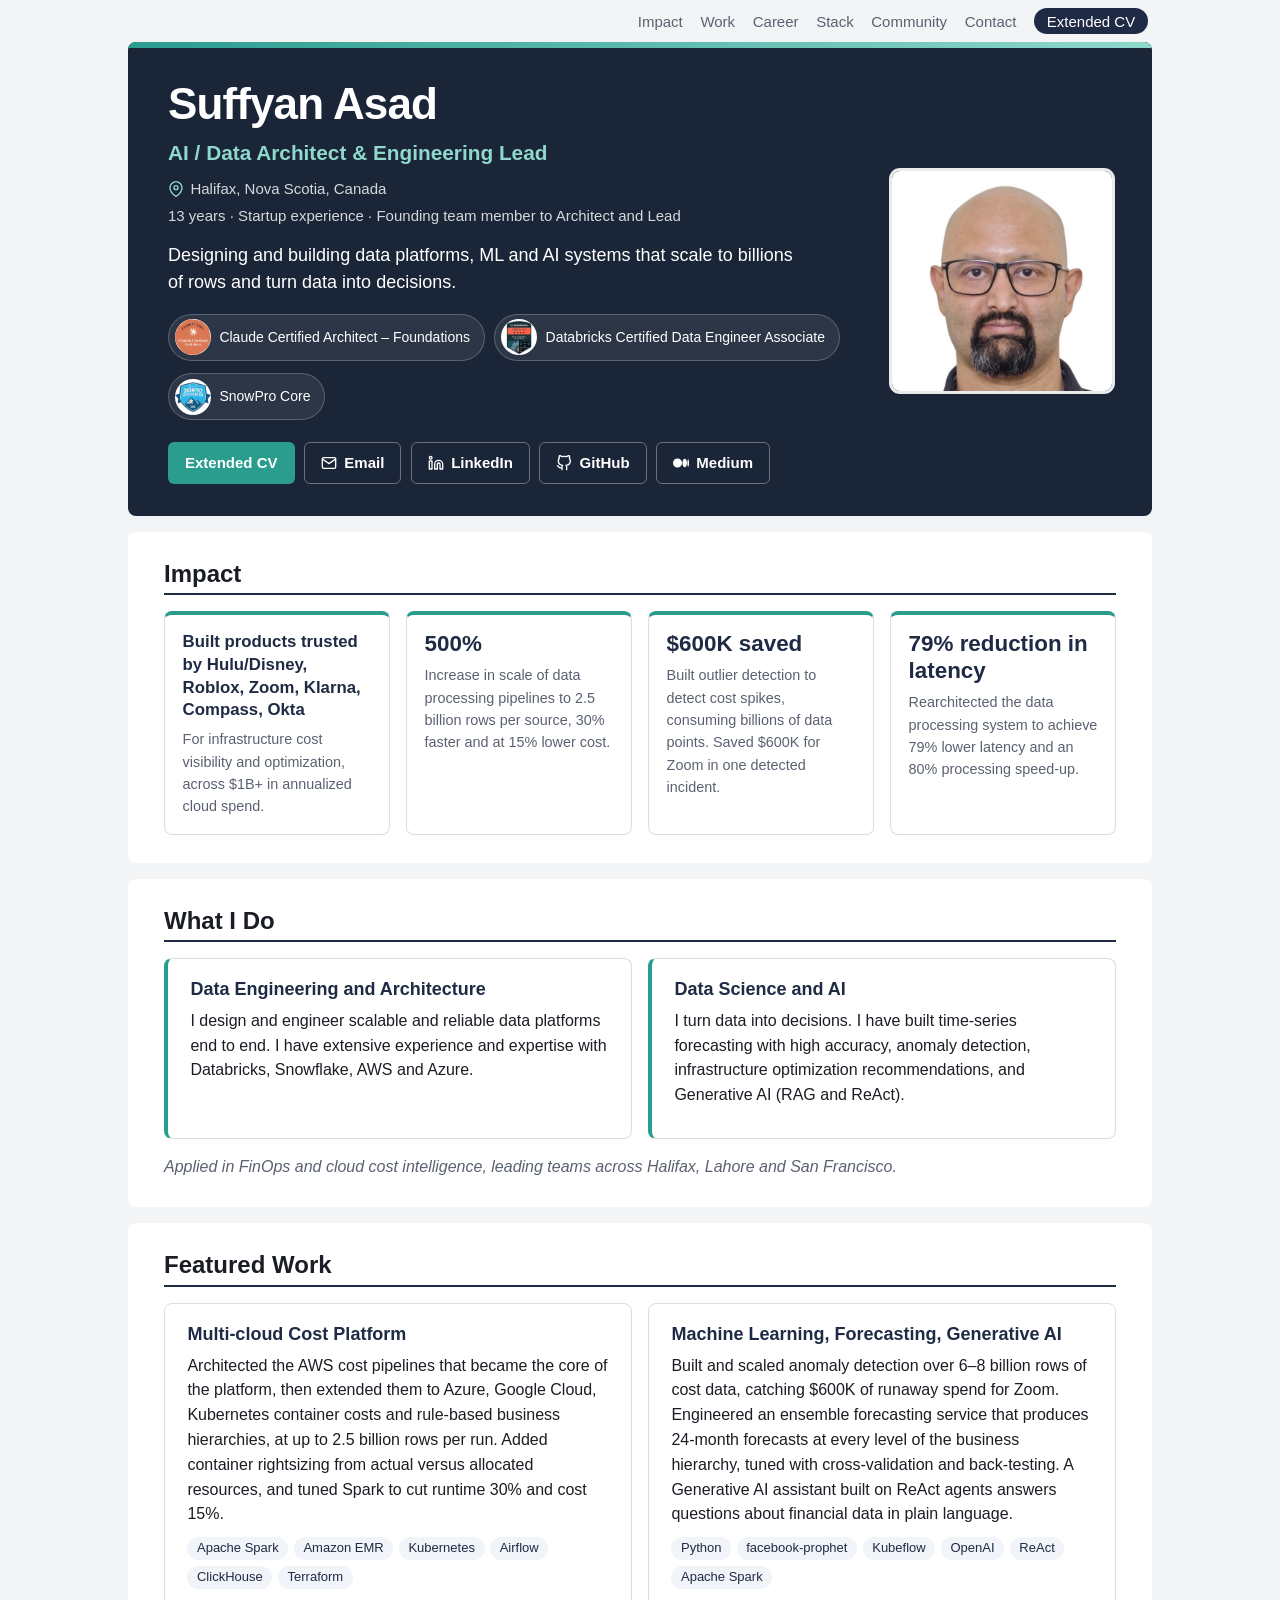
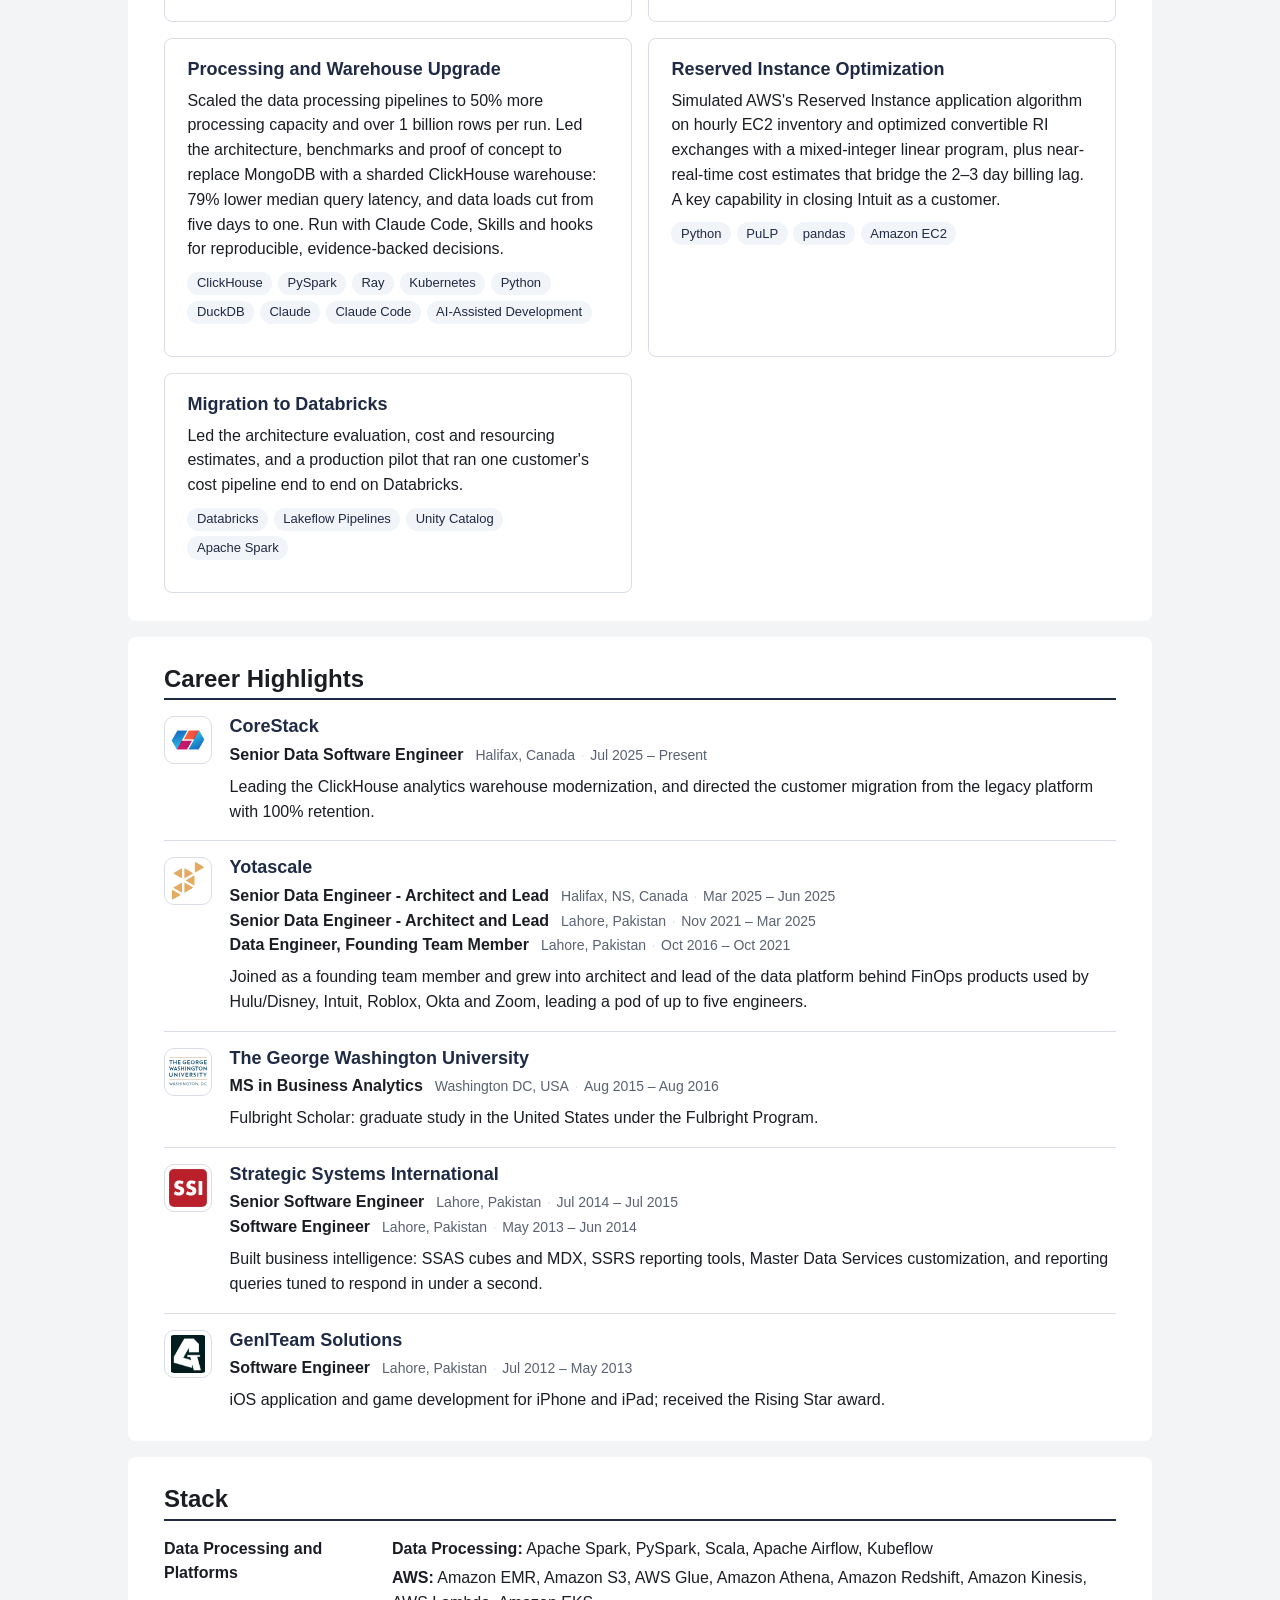
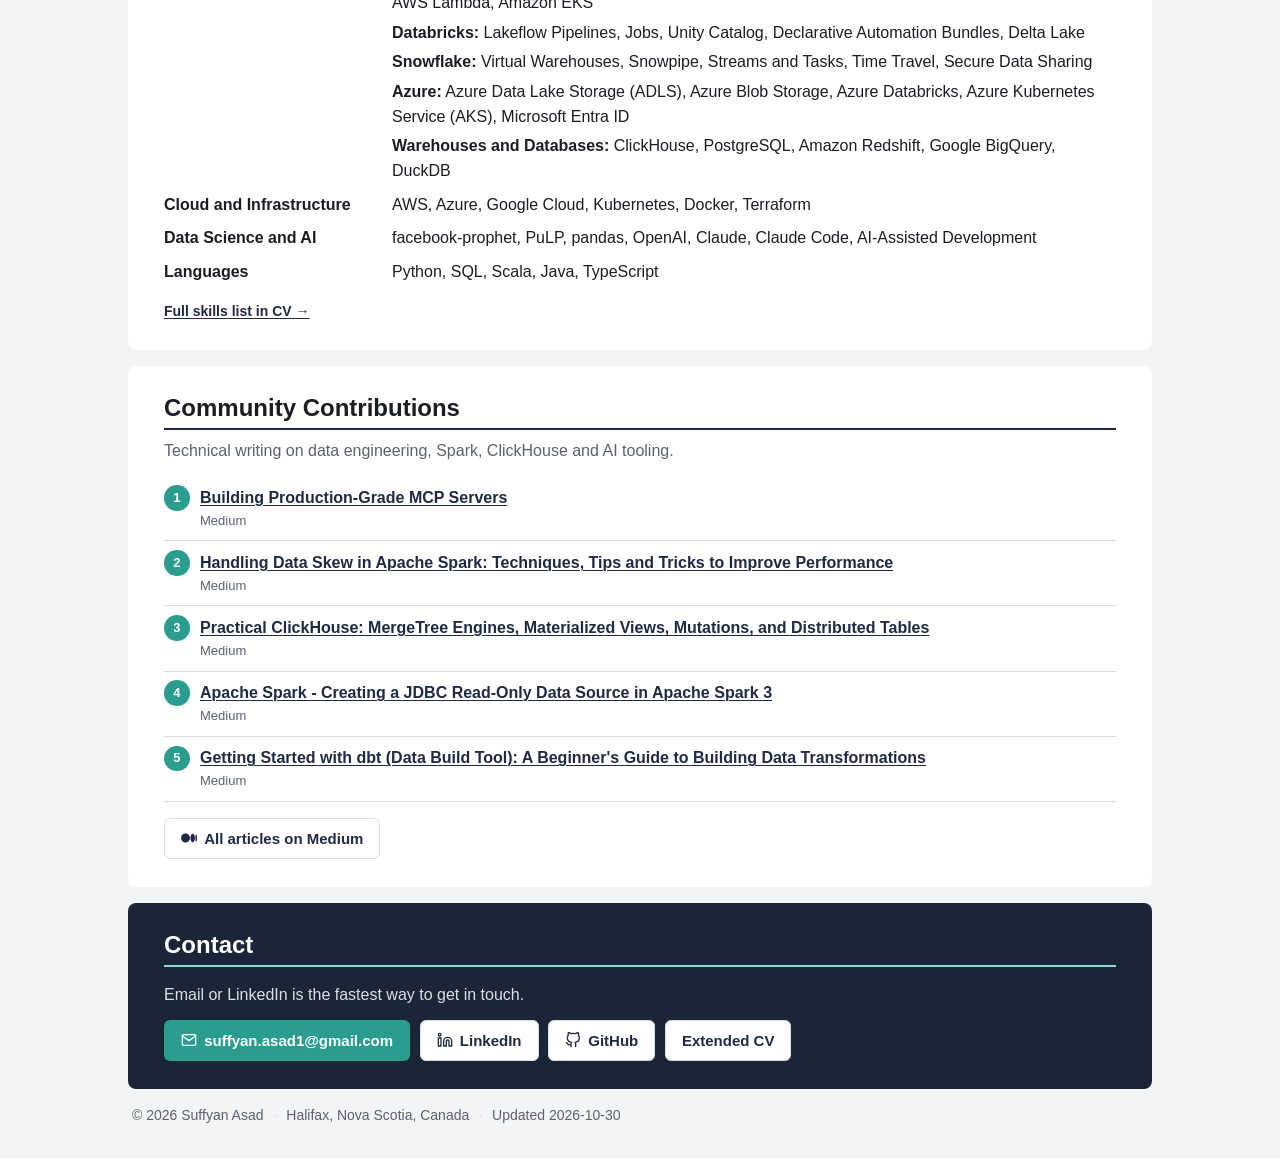
<file: index.html>
<!DOCTYPE html>
<html lang="en">
<head>
  <meta charset="utf-8">
  <meta name="viewport" content="width=device-width, initial-scale=1">
  <title>Suffyan Asad - AI / Data Architect &amp; Engineering Lead</title>
  <meta name="description" content="Suffyan Asad, Data Architect and Engineering Lead in Halifax, Canada: data platforms, FinOps and applied AI on Spark, Databricks, Snowflake and ClickHouse.">
  <meta name="keywords" content="Suffyan Asad, Data Architect, Data Engineering, Data Science, FinOps, Databricks, Snowflake, ClickHouse, Apache Spark, Halifax">
  <meta name="author" content="Suffyan Asad">
  <meta name="robots" content="index, follow, max-snippet:-1, max-image-preview:large">
  <link rel="canonical" href="https://sa01.github.io/">
  <meta name="color-scheme" content="light">
  <meta name="theme-color" content="#1b2538">
  <meta property="og:type" content="profile">
  <meta property="og:title" content="Suffyan Asad - AI / Data Architect &amp; Engineering Lead">
  <meta property="og:description" content="Suffyan Asad, Data Architect and Engineering Lead in Halifax, Canada: data platforms, FinOps and applied AI on Spark, Databricks, Snowflake and ClickHouse.">
  <meta property="og:url" content="https://sa01.github.io/">
  <meta property="og:locale" content="en_CA">
  <meta property="profile:first_name" content="Suffyan">
  <meta property="profile:last_name" content="Asad">
  <meta property="og:image" content="https://sa01.github.io/share-card.png">
  <meta property="og:image:width" content="1200">
  <meta property="og:image:height" content="627">
  <meta property="og:image:alt" content="Suffyan Asad - AI / Data Architect &amp; Engineering Lead">
  <meta name="twitter:card" content="summary_large_image">
  <meta name="twitter:image" content="https://sa01.github.io/share-card.png">
  <link rel="stylesheet" href="home.css">
  <script type="application/ld+json">
{
  "@context": "https://schema.org",
  "@graph": [
    {
      "@type": "Person",
      "@id": "https://sa01.github.io/#person",
      "name": "Suffyan Asad",
      "jobTitle": "AI / Data Architect & Engineering Lead | Enterprise Data Platforms | AWS, Spark, Databricks, Snowflake & AI",
      "description": "Data Architect and technical leader with 13 years of experience designing data platforms and analytical solutions across FinOps, Data Science, AI and advanced analytics. Led multiple projects including data and architecture design, stack modernization, enabling data science, AI and advanced analytics, and scaling and performance improvement of platforms processing billions of rows from multiple data sources. Built solutions with real impact: cost visibility and savings for companies including Hulu, Klarna, Roblox, Okta, Zoom, and Compass.",
      "url": "https://sa01.github.io/",
      "sameAs": [
        "https://sa01.github.io/",
        "https://www.linkedin.com/in/suffyan-asad/",
        "https://medium.com/@suffyan.asad1",
        "https://github.com/SA01"
      ],
      "knowsAbout": [
        "Data Architecture",
        "Data Engineering",
        "FinOps",
        "Apache Spark",
        "Databricks",
        "Snowflake",
        "ClickHouse",
        "AWS",
        "Generative AI",
        "Agentic AI",
        "Claude",
        "MLOps",
        "Mathematical optimization (MILP, PuLP)"
      ],
      "email": "mailto:suffyan.asad1@gmail.com",
      "image": "https://sa01.github.io/photo.jpg",
      "address": {
        "@type": "PostalAddress",
        "addressLocality": "Halifax, Nova Scotia, Canada"
      },
      "worksFor": [
        {
          "@type": "Organization",
          "name": "CoreStack",
          "url": "https://www.corestack.io/"
        }
      ],
      "hasCredential": [
        {
          "@type": "EducationalOccupationalCredential",
          "name": "Claude Certified Architect – Foundations",
          "credentialCategory": "certification",
          "recognizedBy": {
            "@type": "Organization",
            "name": "Anthropic"
          },
          "url": "https://www.credly.com/badges/b6373ae9-5664-4920-9c45-e74ed2c63ad9",
          "dateCreated": "2026-10-29"
        },
        {
          "@type": "EducationalOccupationalCredential",
          "name": "Databricks Certified Data Engineer Associate",
          "credentialCategory": "certification",
          "recognizedBy": {
            "@type": "Organization",
            "name": "Databricks"
          },
          "url": "https://credentials.databricks.com/0f7fcf0e-daf7-4af8-9e94-8ab7c5c1433b#acc.u4nlkgbx",
          "dateCreated": "2026-08-17"
        },
        {
          "@type": "EducationalOccupationalCredential",
          "name": "SnowPro Core",
          "credentialCategory": "certification",
          "recognizedBy": {
            "@type": "Organization",
            "name": "Snowflake"
          },
          "url": "https://achieve.snowflake.com/4bb4d1e5-b08e-4710-be3b-7e511f7f62b7#acc.v0tWh5cm",
          "dateCreated": "2026-10-05"
        },
        {
          "@type": "EducationalOccupationalCredential",
          "name": "BS in Computer Science",
          "credentialCategory": "degree",
          "url": "https://www.nu.edu.pk/verification?id=08L-0165",
          "recognizedBy": {
            "@type": "EducationalOrganization",
            "name": "National University of Computer and Emerging Sciences (FAST-NU)"
          },
          "dateCreated": "2012-05"
        }
      ],
      "alumniOf": [
        {
          "@type": "EducationalOrganization",
          "name": "The George Washington University, School of Business",
          "url": "https://www.gwu.edu/"
        },
        {
          "@type": "EducationalOrganization",
          "name": "National University of Computer and Emerging Sciences (FAST-NU)",
          "url": "https://www.nu.edu.pk/"
        }
      ]
    },
    {
      "@type": "ProfilePage",
      "@id": "https://sa01.github.io/",
      "url": "https://sa01.github.io/",
      "name": "Suffyan Asad - AI / Data Architect & Engineering Lead",
      "description": "Suffyan Asad, Data Architect and Engineering Lead in Halifax, Canada: data platforms, FinOps and applied AI on Spark, Databricks, Snowflake and ClickHouse.",
      "inLanguage": "en",
      "dateModified": "2026-10-30",
      "mainEntity": {
        "@id": "https://sa01.github.io/#person"
      }
    },
    {
      "@type": "Article",
      "headline": "Building Production-Grade MCP Servers",
      "url": "https://medium.com/@suffyan.asad1/building-production-grade-mcp-servers-b762a7436927",
      "datePublished": "2026-06",
      "author": {
        "@id": "https://sa01.github.io/#person"
      },
      "publisher": {
        "@type": "Organization",
        "name": "Medium"
      }
    },
    {
      "@type": "Article",
      "headline": "Handling Data Skew in Apache Spark: Techniques, Tips and Tricks to Improve Performance",
      "url": "https://medium.com/@suffyan.asad1/handling-data-skew-in-apache-spark-techniques-tips-and-tricks-to-improve-performance-e2934b00b021",
      "datePublished": "2023-01",
      "author": {
        "@id": "https://sa01.github.io/#person"
      },
      "publisher": {
        "@type": "Organization",
        "name": "Medium"
      }
    },
    {
      "@type": "Article",
      "headline": "Getting Started with dbt (Data Build Tool): A Beginner's Guide to Building Data Transformations",
      "url": "https://medium.com/@suffyan.asad1/getting-started-with-dbt-data-build-tool-a-beginners-guide-to-building-data-transformations-28e335be5f7e",
      "datePublished": "2023-07",
      "author": {
        "@id": "https://sa01.github.io/#person"
      },
      "publisher": {
        "@type": "Organization",
        "name": "Medium"
      }
    },
    {
      "@type": "Article",
      "headline": "Practical ClickHouse: MergeTree Engines, Materialized Views, Mutations, and Distributed Tables",
      "url": "https://medium.com/@suffyan.asad1/beginners-guide-to-clickhouse-introduction-features-and-getting-started-55315107399a",
      "datePublished": "2024-07",
      "author": {
        "@id": "https://sa01.github.io/#person"
      },
      "publisher": {
        "@type": "Organization",
        "name": "Medium"
      }
    },
    {
      "@type": "Article",
      "headline": "Apache Spark - Creating a JDBC Read-Only Data Source in Apache Spark 3",
      "url": "https://medium.com/@suffyan.asad1/apache-spark-creating-a-jdbc-read-only-data-source-in-apache-spark-3-2c8880b1263b",
      "datePublished": "2023-05",
      "author": {
        "@id": "https://sa01.github.io/#person"
      },
      "publisher": {
        "@type": "Organization",
        "name": "Medium"
      }
    },
    {
      "@type": "Article",
      "headline": "Scaling ClickHouse: Achieve Faster Queries using Distributed Tables",
      "url": "https://medium.com/@suffyan.asad1/scaling-clickhouse-achieve-faster-queries-using-distributed-tables-1c966d98953b",
      "datePublished": "2024-09",
      "author": {
        "@id": "https://sa01.github.io/#person"
      },
      "publisher": {
        "@type": "Organization",
        "name": "Medium"
      }
    },
    {
      "@type": "Article",
      "headline": "Beginner's Guide to Spark UI: How to Monitor and Analyze Spark Jobs",
      "url": "https://medium.com/@suffyan.asad1/beginners-guide-to-spark-ui-how-to-monitor-and-analyze-spark-jobs-b2ada58a85f7",
      "datePublished": "2023-06",
      "author": {
        "@id": "https://sa01.github.io/#person"
      },
      "publisher": {
        "@type": "Organization",
        "name": "Medium"
      }
    },
    {
      "@type": "Article",
      "headline": "Writing data to databases using JDBC in Apache Spark",
      "url": "https://medium.com/@suffyan.asad1/writing-to-databases-using-jdbc-in-apache-spark-9a0eb2ce1a",
      "datePublished": "2023-01",
      "author": {
        "@id": "https://sa01.github.io/#person"
      },
      "publisher": {
        "@type": "Organization",
        "name": "Medium"
      }
    },
    {
      "@type": "Article",
      "headline": "Read data into Apache Spark over JDBC in parallel",
      "url": "https://medium.com/@suffyan.asad1/spark-parallelization-of-reading-data-from-jdbc-sources-e8b35e94cb82",
      "datePublished": "2022-10",
      "author": {
        "@id": "https://sa01.github.io/#person"
      },
      "publisher": {
        "@type": "Organization",
        "name": "Medium"
      }
    },
    {
      "@type": "Article",
      "headline": "Batch Data Processing with Amazon EMR and Apache Spark: Part 1 - EMR Cluster Setup Guide",
      "url": "https://medium.com/@suffyan.asad1/batch-data-processing-with-amazon-emr-and-apache-spark-part-1-emr-cluster-setup-guide-7bff2c28c5ca",
      "datePublished": "2024-11",
      "author": {
        "@id": "https://sa01.github.io/#person"
      },
      "publisher": {
        "@type": "Organization",
        "name": "Medium"
      }
    },
    {
      "@type": "Article",
      "headline": "Batch Data Processing with Amazon EMR and Apache Spark: Part 2 - Develop and Execute Spark Jobs on EMR",
      "url": "https://medium.com/@suffyan.asad1/batch-data-processing-with-amazon-emr-and-apache-spark-part-2-develop-and-execute-spark-jobs-on-cc5de4de90f0",
      "datePublished": "2025-02",
      "author": {
        "@id": "https://sa01.github.io/#person"
      },
      "publisher": {
        "@type": "Organization",
        "name": "Medium"
      }
    },
    {
      "@type": "Article",
      "headline": "Spark Essentials: A Guide to Setting Up, Packaging, and Running PySpark Projects",
      "url": "https://medium.com/@suffyan.asad1/spark-essentials-a-guide-to-setting-up-packaging-and-running-pyspark-projects-2eb2a27523a3",
      "datePublished": "2023-12",
      "author": {
        "@id": "https://sa01.github.io/#person"
      },
      "publisher": {
        "@type": "Organization",
        "name": "Medium"
      }
    },
    {
      "@type": "Article",
      "headline": "Spark Essentials: A Guide to Setting up and Running Spark projects with Scala and sbt",
      "url": "https://medium.com/@suffyan.asad1/spark-essentials-a-guide-to-setting-up-and-running-spark-projects-with-scala-and-sbt-80e2680d3528",
      "datePublished": "2024-01",
      "author": {
        "@id": "https://sa01.github.io/#person"
      },
      "publisher": {
        "@type": "Organization",
        "name": "Medium"
      }
    },
    {
      "@type": "Article",
      "headline": "Optimize computing data statistics in Spark jobs with Observations",
      "url": "https://medium.com/@suffyan.asad1/optimize-computing-data-statistics-in-spark-jobs-with-observations-5f4d25fdd2e",
      "datePublished": "2023-04",
      "author": {
        "@id": "https://sa01.github.io/#person"
      },
      "publisher": {
        "@type": "Organization",
        "name": "Medium"
      }
    },
    {
      "@type": "Article",
      "headline": "An introduction to Window Functions in Apache Spark with Examples",
      "url": "https://medium.com/@suffyan.asad1/an-introduction-to-window-functions-in-apache-spark-with-examples-66cb06b06e1f",
      "datePublished": "2022-11",
      "author": {
        "@id": "https://sa01.github.io/#person"
      },
      "publisher": {
        "@type": "Organization",
        "name": "Medium"
      }
    },
    {
      "@type": "Article",
      "headline": "Spark - Leveraging Window functions for time-series analysis in PySpark",
      "url": "https://medium.com/@suffyan.asad1/spark-leveraging-window-functions-for-time-series-analysis-in-pyspark-03aa735f1bdf",
      "datePublished": "2023-11",
      "author": {
        "@id": "https://sa01.github.io/#person"
      },
      "publisher": {
        "@type": "Organization",
        "name": "Medium"
      }
    },
    {
      "@type": "Article",
      "headline": "Window Functions in SQL: A Comprehensive Guide for Beginners",
      "url": "https://medium.com/@suffyan.asad1/window-functions-in-sql-a-comprehensive-guide-for-beginners-c445b6c0712d",
      "datePublished": "2023-01",
      "author": {
        "@id": "https://sa01.github.io/#person"
      },
      "publisher": {
        "@type": "Organization",
        "name": "Medium"
      }
    },
    {
      "@type": "Article",
      "headline": "Table Partitioning in PostgreSQL: A Beginner's Guide",
      "url": "https://medium.com/@suffyan.asad1/table-partitioning-in-postgresql-a-beginners-guide-4017635caea2",
      "datePublished": "2024-04",
      "author": {
        "@id": "https://sa01.github.io/#person"
      },
      "publisher": {
        "@type": "Organization",
        "name": "Medium"
      }
    },
    {
      "@type": "Article",
      "headline": "Introduction to Aggregate and Transform functions in Apache Spark",
      "url": "https://medium.com/@suffyan.asad1/introduction-to-aggregate-and-transform-functions-in-apache-spark-cfbdb0c57aa8",
      "datePublished": "2022-11",
      "author": {
        "@id": "https://sa01.github.io/#person"
      },
      "publisher": {
        "@type": "Organization",
        "name": "Medium"
      }
    },
    {
      "@type": "Article",
      "headline": "An Introduction to Pandas UDFs in PySpark",
      "url": "https://medium.com/@suffyan.asad1/an-introduction-to-pandas-udfs-in-pyspark-a0a512bd00e2",
      "datePublished": "2023-08",
      "author": {
        "@id": "https://sa01.github.io/#person"
      },
      "publisher": {
        "@type": "Organization",
        "name": "Medium"
      }
    },
    {
      "@type": "Article",
      "headline": "Introduction to the English SDK for Apache Spark: Combining the Power of Apache Spark and LLMs",
      "url": "https://medium.com/@suffyan.asad1/introduction-to-the-english-sdk-for-apache-spark-combining-the-power-of-apache-spark-and-llms-6a4ea74ff4f4",
      "datePublished": "2023-10",
      "author": {
        "@id": "https://sa01.github.io/#person"
      },
      "publisher": {
        "@type": "Organization",
        "name": "Medium"
      }
    },
    {
      "@type": "Article",
      "headline": "User Defined Aggregate Functions (UDAFs) in Apache Spark",
      "url": "https://medium.com/@suffyan.asad1/user-defined-aggregate-functions-udafs-in-apache-spark-ba373183cbc1",
      "datePublished": "2023-03",
      "author": {
        "@id": "https://sa01.github.io/#person"
      },
      "publisher": {
        "@type": "Organization",
        "name": "Medium"
      }
    },
    {
      "@type": "Article",
      "headline": "A deeper look into Spark User Defined Functions",
      "url": "https://medium.com/@suffyan.asad1/a-deeper-look-into-spark-user-defined-functions-537c6efc5fb3",
      "datePublished": "2022-12",
      "author": {
        "@id": "https://sa01.github.io/#person"
      },
      "publisher": {
        "@type": "Organization",
        "name": "Medium"
      }
    },
    {
      "@type": "Article",
      "headline": "PySpark - Writing Unit Tests for Spark SQL Transformations",
      "url": "https://medium.com/@suffyan.asad1/pyspark-writing-unit-tests-for-spark-sql-transformations-c8cf336a98bc",
      "datePublished": "2022-12",
      "author": {
        "@id": "https://sa01.github.io/#person"
      },
      "publisher": {
        "@type": "Organization",
        "name": "Medium"
      }
    },
    {
      "@type": "Article",
      "headline": "An introduction to working with JSON data in PostgreSQL",
      "url": "https://medium.com/@suffyan.asad1/an-introduction-to-working-with-json-data-in-postgresql-730aa889c5d3",
      "datePublished": "2023-09",
      "author": {
        "@id": "https://sa01.github.io/#person"
      },
      "publisher": {
        "@type": "Organization",
        "name": "Medium"
      }
    },
    {
      "@type": "WebSite",
      "@id": "https://sa01.github.io/#website",
      "url": "https://sa01.github.io/",
      "name": "Suffyan Asad",
      "inLanguage": "en",
      "publisher": {
        "@id": "https://sa01.github.io/#person"
      }
    }
  ]
}
  </script>
</head>
<body>
<a class="skip-link" href="#main">Skip to content</a>
<nav class="topnav" aria-label="Sections">
  <ul>
    <li><a href="#impact">Impact</a></li>
    <li><a href="#work">Work</a></li>
    <li><a href="#career">Career</a></li>
    <li><a href="#stack">Stack</a></li>
    <li><a href="#community">Community</a></li>
    <li><a href="#contact">Contact</a></li>
    <li><a class="nav-cv" href="resume/">Extended CV</a></li>
  </ul>
</nav>
<header class="hero" id="top">
  <div class="hero-text">
    
    <h1 class="name">Suffyan Asad</h1>
    <p class="role">AI / Data Architect &amp; Engineering Lead</p>
    <p class="hero-meta"><svg class="icon" aria-hidden="true" viewBox="0 0 24 24" width="16" height="16" fill="none" stroke="currentColor" stroke-width="2" stroke-linecap="round" stroke-linejoin="round"><path d="M21 10c0 7-9 13-9 13s-9-6-9-13a9 9 0 0 1 18 0z"/><circle cx="12" cy="10" r="3"/></svg><span>Halifax, Nova Scotia, Canada</span></p>
    <p class="hero-meta hero-career">13 years · Startup experience · Founding team member to Architect and Lead</p>
    <p class="pitch">Designing and building data platforms, ML and AI systems that scale to billions of rows and turn data into decisions.</p>
    <ul class="hero-certs" aria-label="Certifications"><li><a href="https://www.credly.com/badges/b6373ae9-5664-4920-9c45-e74ed2c63ad9" rel="noopener" target="_blank"><img src="badges/claude-certified-architect-foundations.png" alt="" width="36" height="36"><span>Claude Certified Architect – Foundations</span></a></li><li><a href="https://credentials.databricks.com/0f7fcf0e-daf7-4af8-9e94-8ab7c5c1433b#acc.u4nlkgbx" rel="noopener" target="_blank"><img src="badges/Databricks-cert-badge.png" alt="" width="36" height="36"><span>Databricks Certified Data Engineer Associate</span></a></li><li><a href="https://achieve.snowflake.com/4bb4d1e5-b08e-4710-be3b-7e511f7f62b7#acc.v0tWh5cm" rel="noopener" target="_blank"><img src="badges/snowflake-cert-badge.png" alt="" width="36" height="36"><span>SnowPro Core</span></a></li></ul>
    <p class="actions"><a class="btn btn-primary" href="resume/"><span>Extended CV</span></a> <a class="btn btn-ghost" href="mailto:suffyan.asad1@gmail.com"><svg class="icon" aria-hidden="true" viewBox="0 0 24 24" width="16" height="16" fill="none" stroke="currentColor" stroke-width="2" stroke-linecap="round" stroke-linejoin="round"><path d="M4 4h16c1.1 0 2 .9 2 2v12c0 1.1-.9 2-2 2H4c-1.1 0-2-.9-2-2V6c0-1.1.9-2 2-2z"/><polyline points="22,6 12,13 2,6"/></svg><span>Email</span></a> <a class="btn btn-ghost" href="https://www.linkedin.com/in/suffyan-asad/" rel="me noopener" target="_blank"><svg class="icon" aria-hidden="true" viewBox="0 0 24 24" width="16" height="16" fill="none" stroke="currentColor" stroke-width="2" stroke-linecap="round" stroke-linejoin="round"><path d="M16 8a6 6 0 0 1 6 6v7h-4v-7a2 2 0 0 0-2-2 2 2 0 0 0-2 2v7h-4v-7a6 6 0 0 1 6-6z"/><rect x="2" y="9" width="4" height="12"/><circle cx="4" cy="4" r="2"/></svg><span>LinkedIn</span></a> <a class="btn btn-ghost" href="https://github.com/SA01" rel="me noopener" target="_blank"><svg class="icon" aria-hidden="true" viewBox="0 0 24 24" width="16" height="16" fill="none" stroke="currentColor" stroke-width="2" stroke-linecap="round" stroke-linejoin="round"><path d="M9 19c-5 1.5-5-2.5-7-3m14 6v-3.87a3.37 3.37 0 0 0-.94-2.61c3.14-.35 6.44-1.54 6.44-7A5.44 5.44 0 0 0 20 4.77 5.07 5.07 0 0 0 19.91 1S18.73.65 16 2.48a13.38 13.38 0 0 0-7 0C6.27.65 5.09 1 5.09 1A5.07 5.07 0 0 0 5 4.77a5.44 5.44 0 0 0-1.5 3.78c0 5.42 3.3 6.61 6.44 7A3.37 3.37 0 0 0 9 18.13V22"/></svg><span>GitHub</span></a> <a class="btn btn-ghost" href="https://medium.com/@suffyan.asad1" rel="me noopener" target="_blank"><svg class="icon" aria-hidden="true" viewBox="0 0 24 24" width="16" height="16" fill="currentColor"><path d="M13.54 12a6.8 6.8 0 0 1-6.77 6.82A6.8 6.8 0 0 1 0 12a6.8 6.8 0 0 1 6.77-6.82A6.8 6.8 0 0 1 13.54 12zM20.96 12c0 3.54-1.51 6.42-3.38 6.42-1.87 0-3.39-2.88-3.39-6.42s1.52-6.42 3.39-6.42 3.38 2.88 3.38 6.42M24 12c0 3.17-.53 5.75-1.19 5.75-.66 0-1.19-2.58-1.19-5.75s.53-5.75 1.19-5.75C23.47 6.25 24 8.83 24 12z"/></svg><span>Medium</span></a></p>
  </div>
  <div class="hero-photo-wrap"><img class="hero-photo" src="photo.jpg" alt="Suffyan Asad, AI / Data Architect &amp; Engineering Lead" width="220" height="220" loading="eager"></div>
</header>
<main id="main">
<section id="impact" class="block" aria-labelledby="impact-heading">
<h2 id="impact-heading">Impact</h2>
<ul class="metrics"><li class="metric"><p class="metric-value">Built products trusted by Hulu/Disney, Roblox, Zoom, Klarna, Compass, Okta</p><p class="metric-label">For infrastructure cost visibility and optimization, across $1B+ in annualized cloud spend.</p></li><li class="metric"><p class="metric-value">500%</p><p class="metric-label">Increase in scale of data processing pipelines to 2.5 billion rows per source, 30% faster and at 15% lower cost.</p></li><li class="metric"><p class="metric-value">$600K saved</p><p class="metric-label">Built outlier detection to detect cost spikes, consuming billions of data points. Saved $600K for Zoom in one detected incident.</p></li><li class="metric"><p class="metric-value">79% reduction in latency</p><p class="metric-label">Rearchitected the data processing system to achieve 79% lower latency and an 80% processing speed-up.</p></li></ul>
</section>
<section id="what-i-do" class="block" aria-labelledby="what-i-do-heading">
<h2 id="what-i-do-heading">What I Do</h2>
<div class="pillars"><article class="card pillar"><h3>Data Engineering and Architecture</h3><p>I design and engineer scalable and reliable data platforms end to end. I have extensive experience and expertise with Databricks, Snowflake, AWS and Azure.</p></article><article class="card pillar"><h3>Data Science and AI</h3><p>I turn data into decisions. I have built time-series forecasting with high accuracy, anomaly detection, infrastructure optimization recommendations, and Generative AI (RAG and ReAct).</p></article></div><p class="pillar-footer">Applied in FinOps and cloud cost intelligence, leading teams across Halifax, Lahore and San Francisco.</p>
</section>
<section id="work" class="block" aria-labelledby="work-heading">
<h2 id="work-heading">Featured Work</h2>
<div class="work-grid"><article class="card work"><h3>Multi-cloud Cost Platform</h3><p>Architected the AWS cost pipelines that became the core of the platform, then extended them to Azure, Google Cloud, Kubernetes container costs and rule-based business hierarchies, at up to 2.5 billion rows per run. Added container rightsizing from actual versus allocated resources, and tuned Spark to cut runtime 30% and cost 15%.</p><ul class="tags" aria-label="Tools"><li>Apache Spark</li><li>Amazon EMR</li><li>Kubernetes</li><li>Airflow</li><li>ClickHouse</li><li>Terraform</li></ul></article><article class="card work"><h3>Machine Learning, Forecasting, Generative AI</h3><p>Built and scaled anomaly detection over 6–8 billion rows of cost data, catching $600K of runaway spend for Zoom. Engineered an ensemble forecasting service that produces 24-month forecasts at every level of the business hierarchy, tuned with cross-validation and back-testing. A Generative AI assistant built on ReAct agents answers questions about financial data in plain language.</p><ul class="tags" aria-label="Tools"><li>Python</li><li>facebook-prophet</li><li>Kubeflow</li><li>OpenAI</li><li>ReAct</li><li>Apache Spark</li></ul></article><article class="card work"><h3>Processing and Warehouse Upgrade</h3><p>Scaled the data processing pipelines to 50% more processing capacity and over 1 billion rows per run. Led the architecture, benchmarks and proof of concept to replace MongoDB with a sharded ClickHouse warehouse: 79% lower median query latency, and data loads cut from five days to one. Run with Claude Code, Skills and hooks for reproducible, evidence-backed decisions.</p><ul class="tags" aria-label="Tools"><li>ClickHouse</li><li>PySpark</li><li>Ray</li><li>Kubernetes</li><li>Python</li><li>DuckDB</li><li>Claude</li><li>Claude Code</li><li>AI-Assisted Development</li></ul></article><article class="card work"><h3>Reserved Instance Optimization</h3><p>Simulated AWS&#x27;s Reserved Instance application algorithm on hourly EC2 inventory and optimized convertible RI exchanges with a mixed-integer linear program, plus near-real-time cost estimates that bridge the 2–3 day billing lag. A key capability in closing Intuit as a customer.</p><ul class="tags" aria-label="Tools"><li>Python</li><li>PuLP</li><li>pandas</li><li>Amazon EC2</li></ul></article><article class="card work"><h3>Migration to Databricks</h3><p>Led the architecture evaluation, cost and resourcing estimates, and a production pilot that ran one customer&#x27;s cost pipeline end to end on Databricks.</p><ul class="tags" aria-label="Tools"><li>Databricks</li><li>Lakeflow Pipelines</li><li>Unity Catalog</li><li>Apache Spark</li></ul></article></div>
</section>
<section id="career" class="block" aria-labelledby="career-heading">
<h2 id="career-heading">Career Highlights</h2>
<ol class="career"><li class="career-item"><img class="career-logo" src="logos/corestack.png" alt="CoreStack logo" width="48" height="48" loading="lazy"><div class="career-body"><h3>CoreStack</h3><ul class="career-roles"><li><span class="career-role">Senior Data Software Engineer</span><span class="career-meta">Halifax, Canada<span class="sep">·</span><time datetime="2025-07">Jul 2025</time> – Present</span></li></ul><p>Leading the ClickHouse analytics warehouse modernization, and directed the customer migration from the legacy platform with 100% retention.</p></div></li><li class="career-item"><img class="career-logo" src="logos/yotascale.png" alt="Yotascale logo" width="48" height="48" loading="lazy"><div class="career-body"><h3>Yotascale</h3><ul class="career-roles"><li><span class="career-role">Senior Data Engineer - Architect and Lead</span><span class="career-meta">Halifax, NS, Canada<span class="sep">·</span><time datetime="2025-03">Mar 2025</time> – <time datetime="2025-06">Jun 2025</time></span></li><li><span class="career-role">Senior Data Engineer - Architect and Lead</span><span class="career-meta">Lahore, Pakistan<span class="sep">·</span><time datetime="2021-11">Nov 2021</time> – <time datetime="2025-03">Mar 2025</time></span></li><li><span class="career-role">Data Engineer, Founding Team Member</span><span class="career-meta">Lahore, Pakistan<span class="sep">·</span><time datetime="2016-10">Oct 2016</time> – <time datetime="2021-10">Oct 2021</time></span></li></ul><p>Joined as a founding team member and grew into architect and lead of the data platform behind FinOps products used by Hulu/Disney, Intuit, Roblox, Okta and Zoom, leading a pod of up to five engineers.</p></div></li><li class="career-item"><img class="career-logo" src="logos/gwu.svg" alt="The George Washington University logo" width="48" height="48" loading="lazy"><div class="career-body"><h3>The George Washington University</h3><ul class="career-roles"><li><span class="career-role">MS in Business Analytics</span><span class="career-meta">Washington DC, USA<span class="sep">·</span><time datetime="2015-08">Aug 2015</time> – <time datetime="2016-08">Aug 2016</time></span></li></ul><p>Fulbright Scholar: graduate study in the United States under the Fulbright Program.</p></div></li><li class="career-item"><img class="career-logo" src="logos/ssi.svg" alt="Strategic Systems International logo" width="48" height="48" loading="lazy"><div class="career-body"><h3>Strategic Systems International</h3><ul class="career-roles"><li><span class="career-role">Senior Software Engineer</span><span class="career-meta">Lahore, Pakistan<span class="sep">·</span><time datetime="2014-07">Jul 2014</time> – <time datetime="2015-07">Jul 2015</time></span></li><li><span class="career-role">Software Engineer</span><span class="career-meta">Lahore, Pakistan<span class="sep">·</span><time datetime="2013-05">May 2013</time> – <time datetime="2014-06">Jun 2014</time></span></li></ul><p>Built business intelligence: SSAS cubes and MDX, SSRS reporting tools, Master Data Services customization, and reporting queries tuned to respond in under a second.</p></div></li><li class="career-item"><img class="career-logo" src="logos/geniteam.png" alt="GenITeam Solutions logo" width="48" height="48" loading="lazy"><div class="career-body"><h3>GenITeam Solutions</h3><ul class="career-roles"><li><span class="career-role">Software Engineer</span><span class="career-meta">Lahore, Pakistan<span class="sep">·</span><time datetime="2012-07">Jul 2012</time> – <time datetime="2013-05">May 2013</time></span></li></ul><p>iOS application and game development for iPhone and iPad; received the Rising Star award.</p></div></li></ol>
</section>
<section id="stack" class="block" aria-labelledby="stack-heading">
<h2 id="stack-heading">Stack</h2>
<dl class="stack"><div class="stack-group"><dt>Data Processing and Platforms</dt><dd><p class="stack-sub"><strong>Data Processing:</strong> Apache Spark, PySpark, Scala, Apache Airflow, Kubeflow</p><p class="stack-sub"><strong>AWS:</strong> Amazon EMR, Amazon S3, AWS Glue, Amazon Athena, Amazon Redshift, Amazon Kinesis, AWS Lambda, Amazon EKS</p><p class="stack-sub"><strong>Databricks:</strong> Lakeflow Pipelines, Jobs, Unity Catalog, Declarative Automation Bundles, Delta Lake</p><p class="stack-sub"><strong>Snowflake:</strong> Virtual Warehouses, Snowpipe, Streams and Tasks, Time Travel, Secure Data Sharing</p><p class="stack-sub"><strong>Azure:</strong> Azure Data Lake Storage (ADLS), Azure Blob Storage, Azure Databricks, Azure Kubernetes Service (AKS), Microsoft Entra ID</p><p class="stack-sub"><strong>Warehouses and Databases:</strong> ClickHouse, PostgreSQL, Amazon Redshift, Google BigQuery, DuckDB</p></dd></div><div class="stack-group"><dt>Cloud and Infrastructure</dt><dd>AWS, Azure, Google Cloud, Kubernetes, Docker, Terraform</dd></div><div class="stack-group"><dt>Data Science and AI</dt><dd>facebook-prophet, PuLP, pandas, OpenAI, Claude, Claude Code, AI-Assisted Development</dd></div><div class="stack-group"><dt>Languages</dt><dd>Python, SQL, Scala, Java, TypeScript</dd></div></dl><p class="more-row"><a class="more" href="resume/#skills">Full skills list in CV</a></p>
</section>
<section id="community" class="block" aria-labelledby="community-heading">
<h2 id="community-heading">Community Contributions</h2>
<p class="section-intro">Technical writing on data engineering, Spark, ClickHouse and AI tooling.</p><ul class="articles"><li><a href="https://medium.com/@suffyan.asad1/building-production-grade-mcp-servers-b762a7436927" rel="noopener" target="_blank">Building Production-Grade MCP Servers</a><span class="venue">Medium</span></li><li><a href="https://medium.com/@suffyan.asad1/handling-data-skew-in-apache-spark-techniques-tips-and-tricks-to-improve-performance-e2934b00b021" rel="noopener" target="_blank">Handling Data Skew in Apache Spark: Techniques, Tips and Tricks to Improve Performance</a><span class="venue">Medium</span></li><li><a href="https://medium.com/@suffyan.asad1/beginners-guide-to-clickhouse-introduction-features-and-getting-started-55315107399a" rel="noopener" target="_blank">Practical ClickHouse: MergeTree Engines, Materialized Views, Mutations, and Distributed Tables</a><span class="venue">Medium</span></li><li><a href="https://medium.com/@suffyan.asad1/apache-spark-creating-a-jdbc-read-only-data-source-in-apache-spark-3-2c8880b1263b" rel="noopener" target="_blank">Apache Spark - Creating a JDBC Read-Only Data Source in Apache Spark 3</a><span class="venue">Medium</span></li><li><a href="https://medium.com/@suffyan.asad1/getting-started-with-dbt-data-build-tool-a-beginners-guide-to-building-data-transformations-28e335be5f7e" rel="noopener" target="_blank">Getting Started with dbt (Data Build Tool): A Beginner&#x27;s Guide to Building Data Transformations</a><span class="venue">Medium</span></li></ul><p class="more-row"><a class="btn btn-ghost" href="https://medium.com/@suffyan.asad1" rel="me noopener" target="_blank"><svg class="icon" aria-hidden="true" viewBox="0 0 24 24" width="16" height="16" fill="currentColor"><path d="M13.54 12a6.8 6.8 0 0 1-6.77 6.82A6.8 6.8 0 0 1 0 12a6.8 6.8 0 0 1 6.77-6.82A6.8 6.8 0 0 1 13.54 12zM20.96 12c0 3.54-1.51 6.42-3.38 6.42-1.87 0-3.39-2.88-3.39-6.42s1.52-6.42 3.39-6.42 3.38 2.88 3.38 6.42M24 12c0 3.17-.53 5.75-1.19 5.75-.66 0-1.19-2.58-1.19-5.75s.53-5.75 1.19-5.75C23.47 6.25 24 8.83 24 12z"/></svg><span>All articles on Medium</span></a></p>
</section>
<section id="contact" class="block contact-block" aria-labelledby="contact-heading">
<h2 id="contact-heading">Contact</h2>
<p>Email or LinkedIn is the fastest way to get in touch.</p>
<p class="actions"><a class="btn btn-primary" href="mailto:suffyan.asad1@gmail.com"><svg class="icon" aria-hidden="true" viewBox="0 0 24 24" width="16" height="16" fill="none" stroke="currentColor" stroke-width="2" stroke-linecap="round" stroke-linejoin="round"><path d="M4 4h16c1.1 0 2 .9 2 2v12c0 1.1-.9 2-2 2H4c-1.1 0-2-.9-2-2V6c0-1.1.9-2 2-2z"/><polyline points="22,6 12,13 2,6"/></svg><span>suffyan.asad1@gmail.com</span></a> <a class="btn btn-light" href="https://www.linkedin.com/in/suffyan-asad/" rel="me noopener" target="_blank"><svg class="icon" aria-hidden="true" viewBox="0 0 24 24" width="16" height="16" fill="none" stroke="currentColor" stroke-width="2" stroke-linecap="round" stroke-linejoin="round"><path d="M16 8a6 6 0 0 1 6 6v7h-4v-7a2 2 0 0 0-2-2 2 2 0 0 0-2 2v7h-4v-7a6 6 0 0 1 6-6z"/><rect x="2" y="9" width="4" height="12"/><circle cx="4" cy="4" r="2"/></svg><span>LinkedIn</span></a> <a class="btn btn-light" href="https://github.com/SA01" rel="me noopener" target="_blank"><svg class="icon" aria-hidden="true" viewBox="0 0 24 24" width="16" height="16" fill="none" stroke="currentColor" stroke-width="2" stroke-linecap="round" stroke-linejoin="round"><path d="M9 19c-5 1.5-5-2.5-7-3m14 6v-3.87a3.37 3.37 0 0 0-.94-2.61c3.14-.35 6.44-1.54 6.44-7A5.44 5.44 0 0 0 20 4.77 5.07 5.07 0 0 0 19.91 1S18.73.65 16 2.48a13.38 13.38 0 0 0-7 0C6.27.65 5.09 1 5.09 1A5.07 5.07 0 0 0 5 4.77a5.44 5.44 0 0 0-1.5 3.78c0 5.42 3.3 6.61 6.44 7A3.37 3.37 0 0 0 9 18.13V22"/></svg><span>GitHub</span></a> <a class="btn btn-light" href="resume/"><span>Extended CV</span></a></p>
</section>
</main>
<footer class="site-footer">
<p>© 2026 Suffyan Asad <span class="sep">·</span> Halifax, Nova Scotia, Canada <span class="sep">·</span> Updated <time datetime="2026-10-30">2026-10-30</time></p>
</footer>
</body>
</html>
</file>
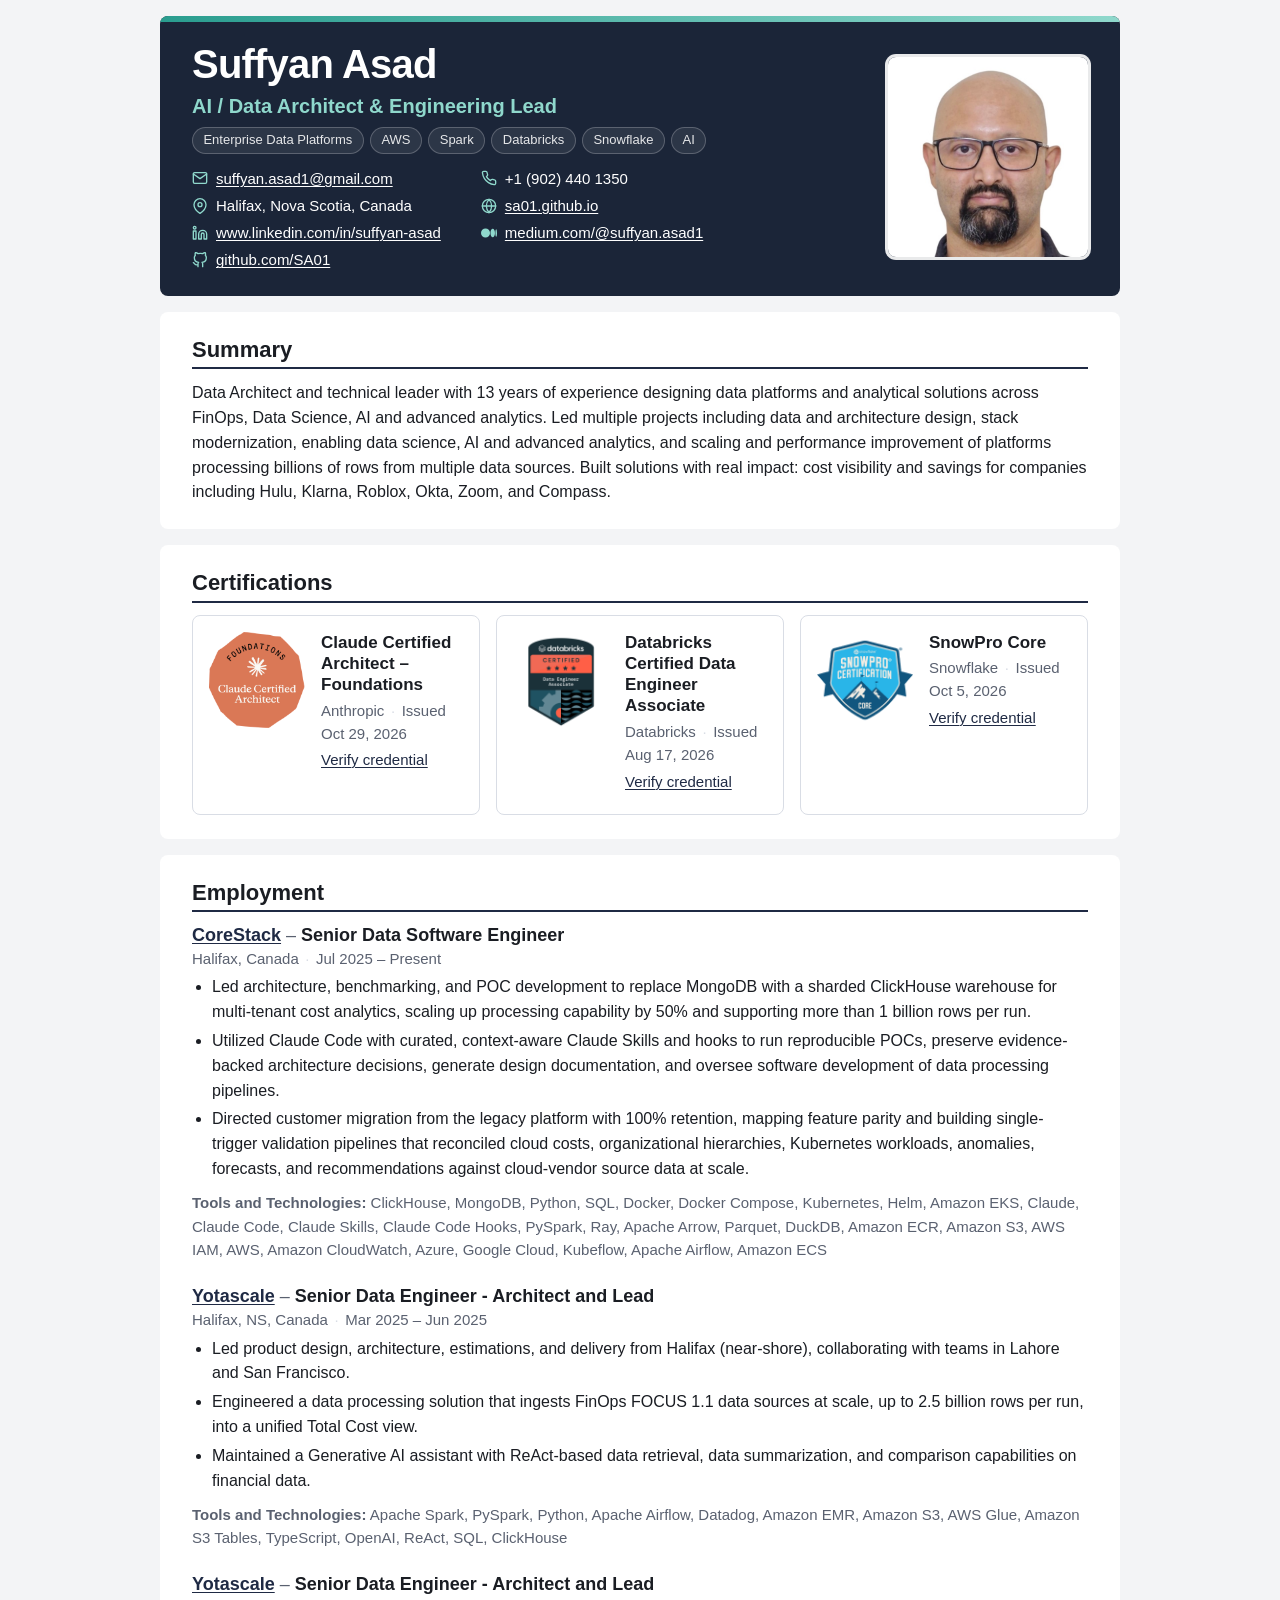
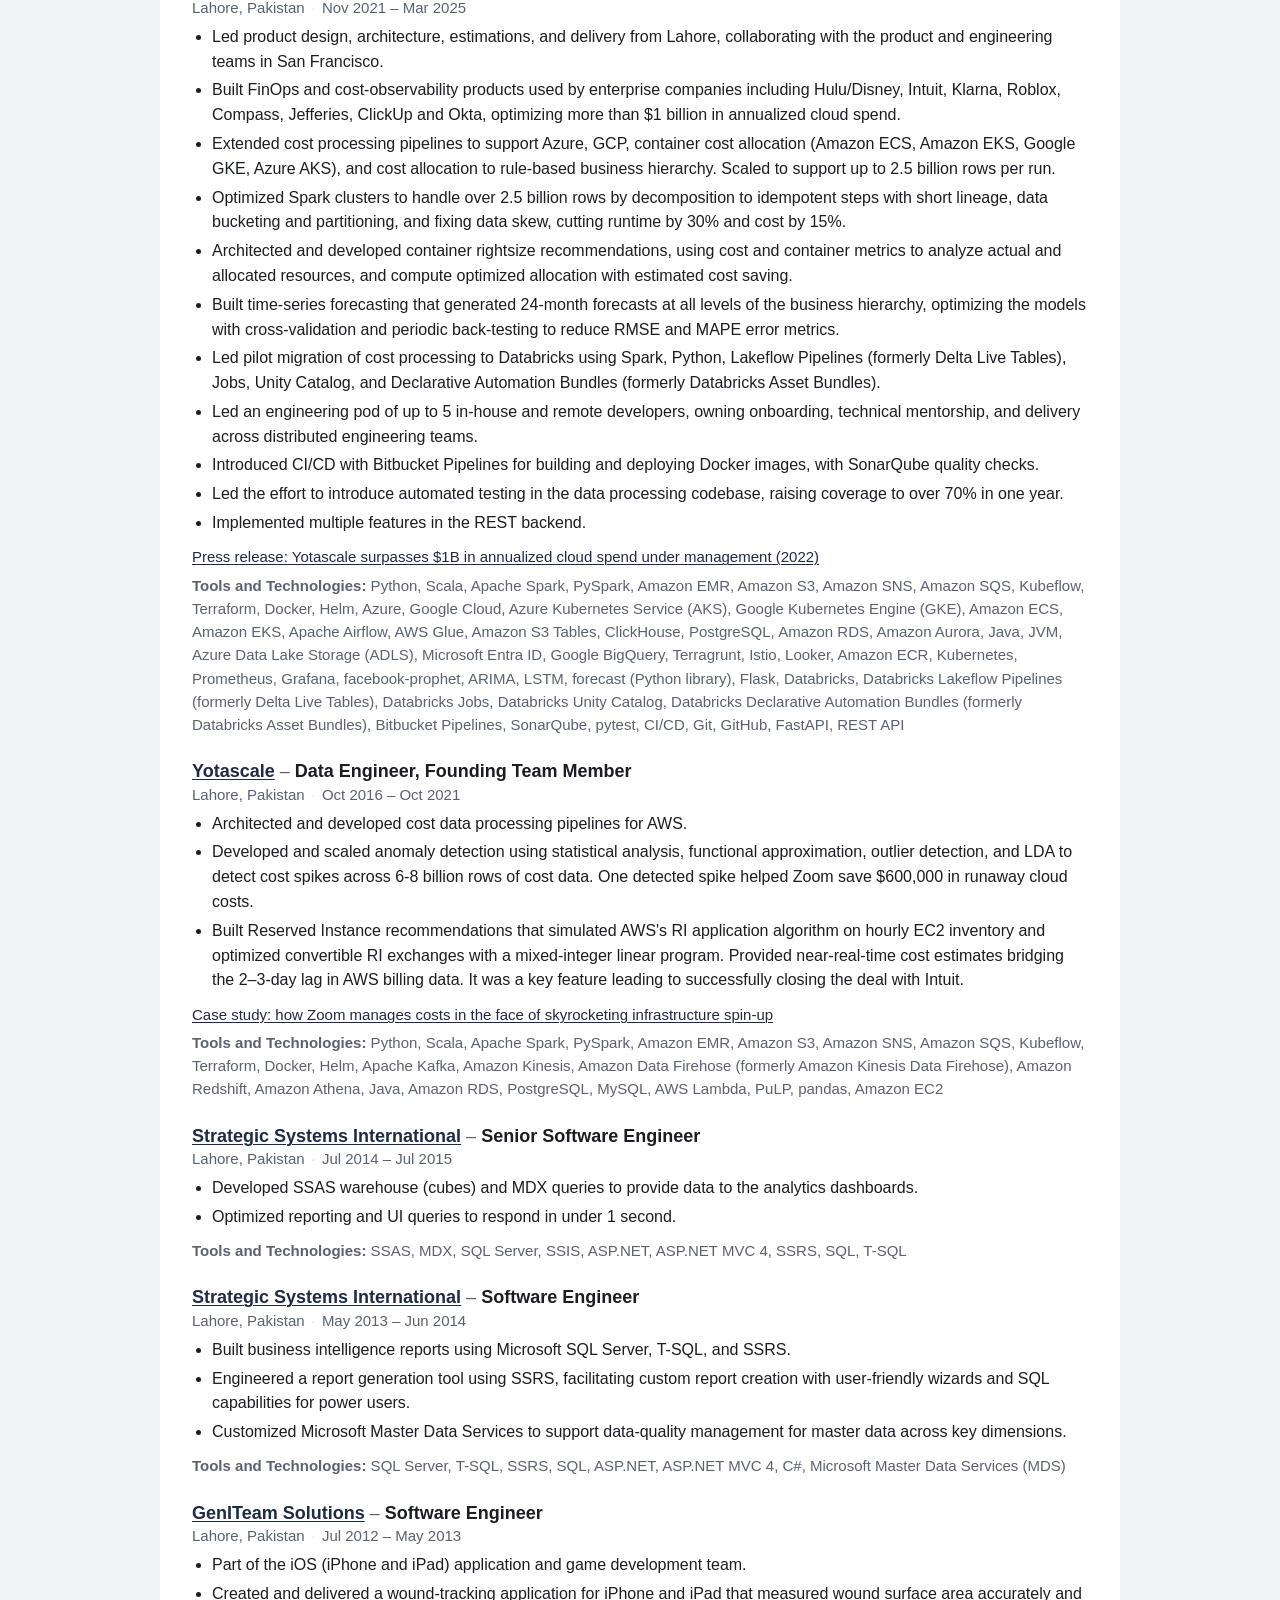
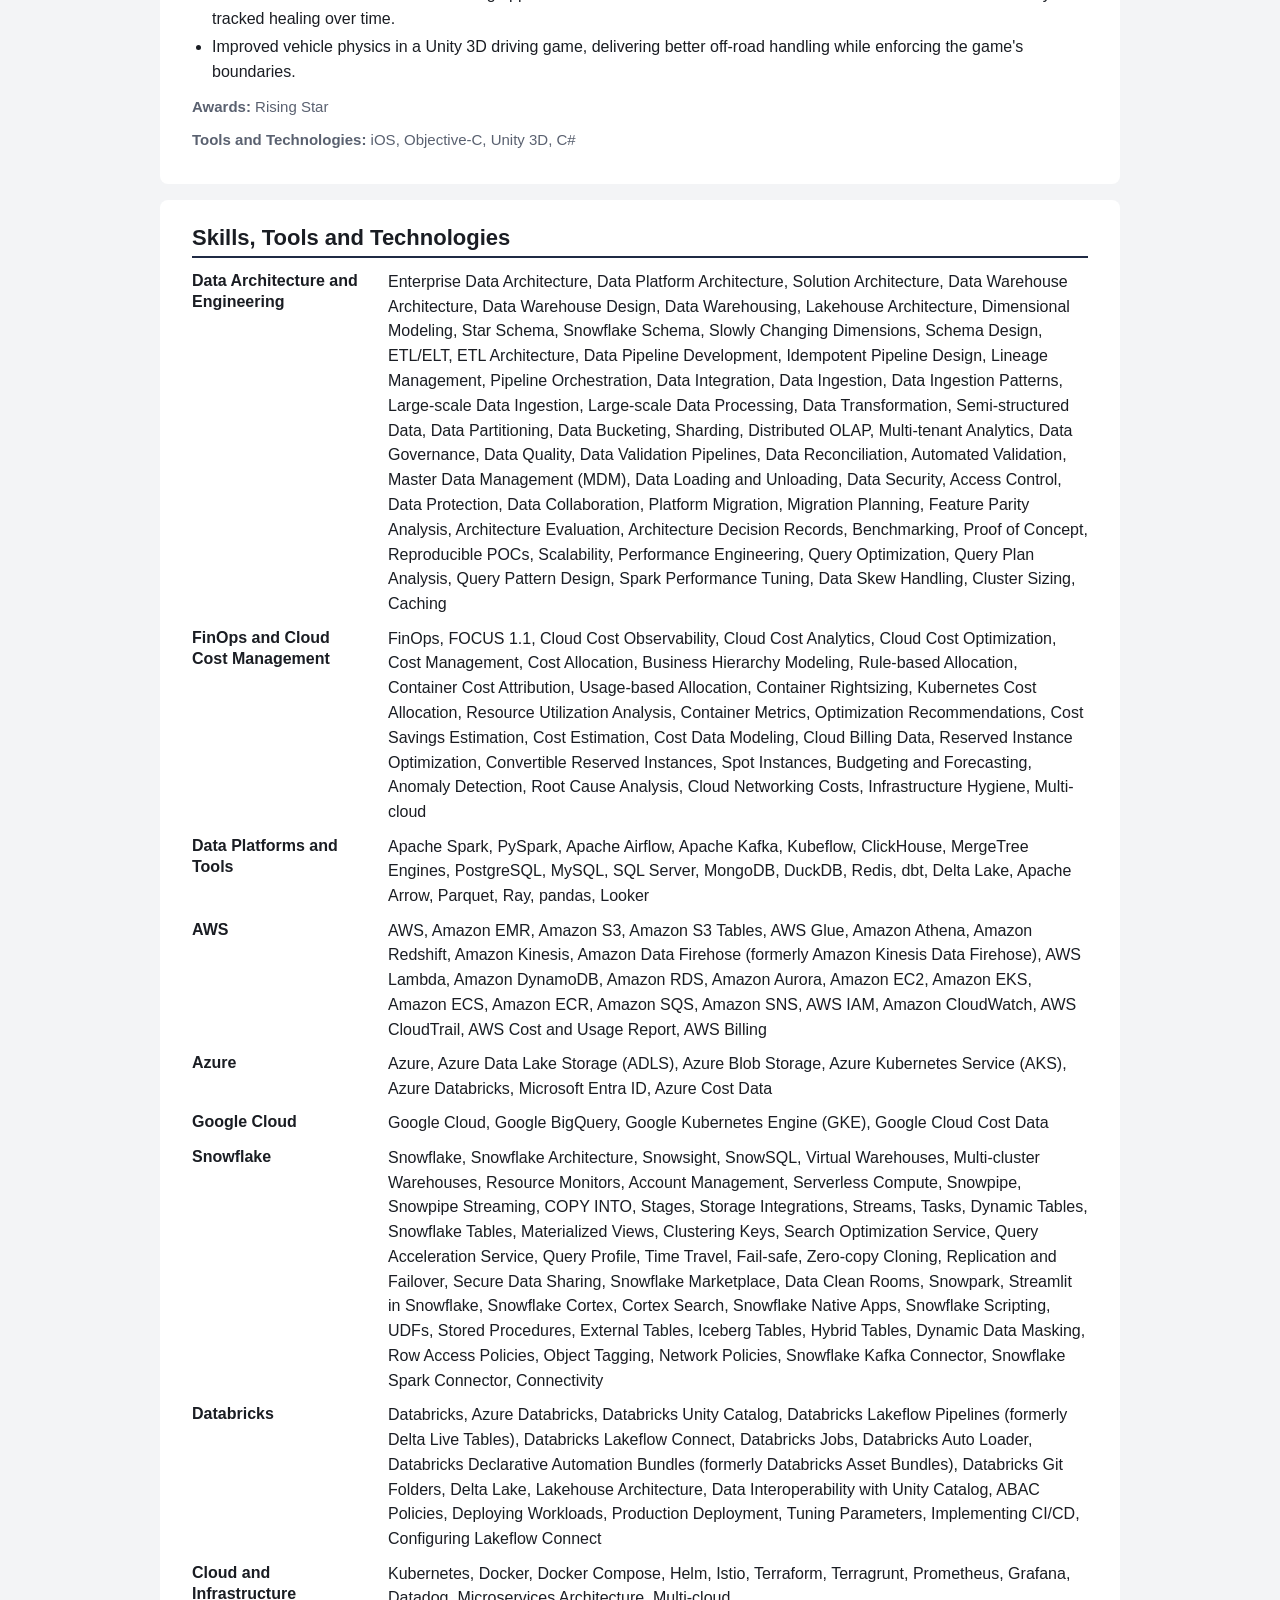
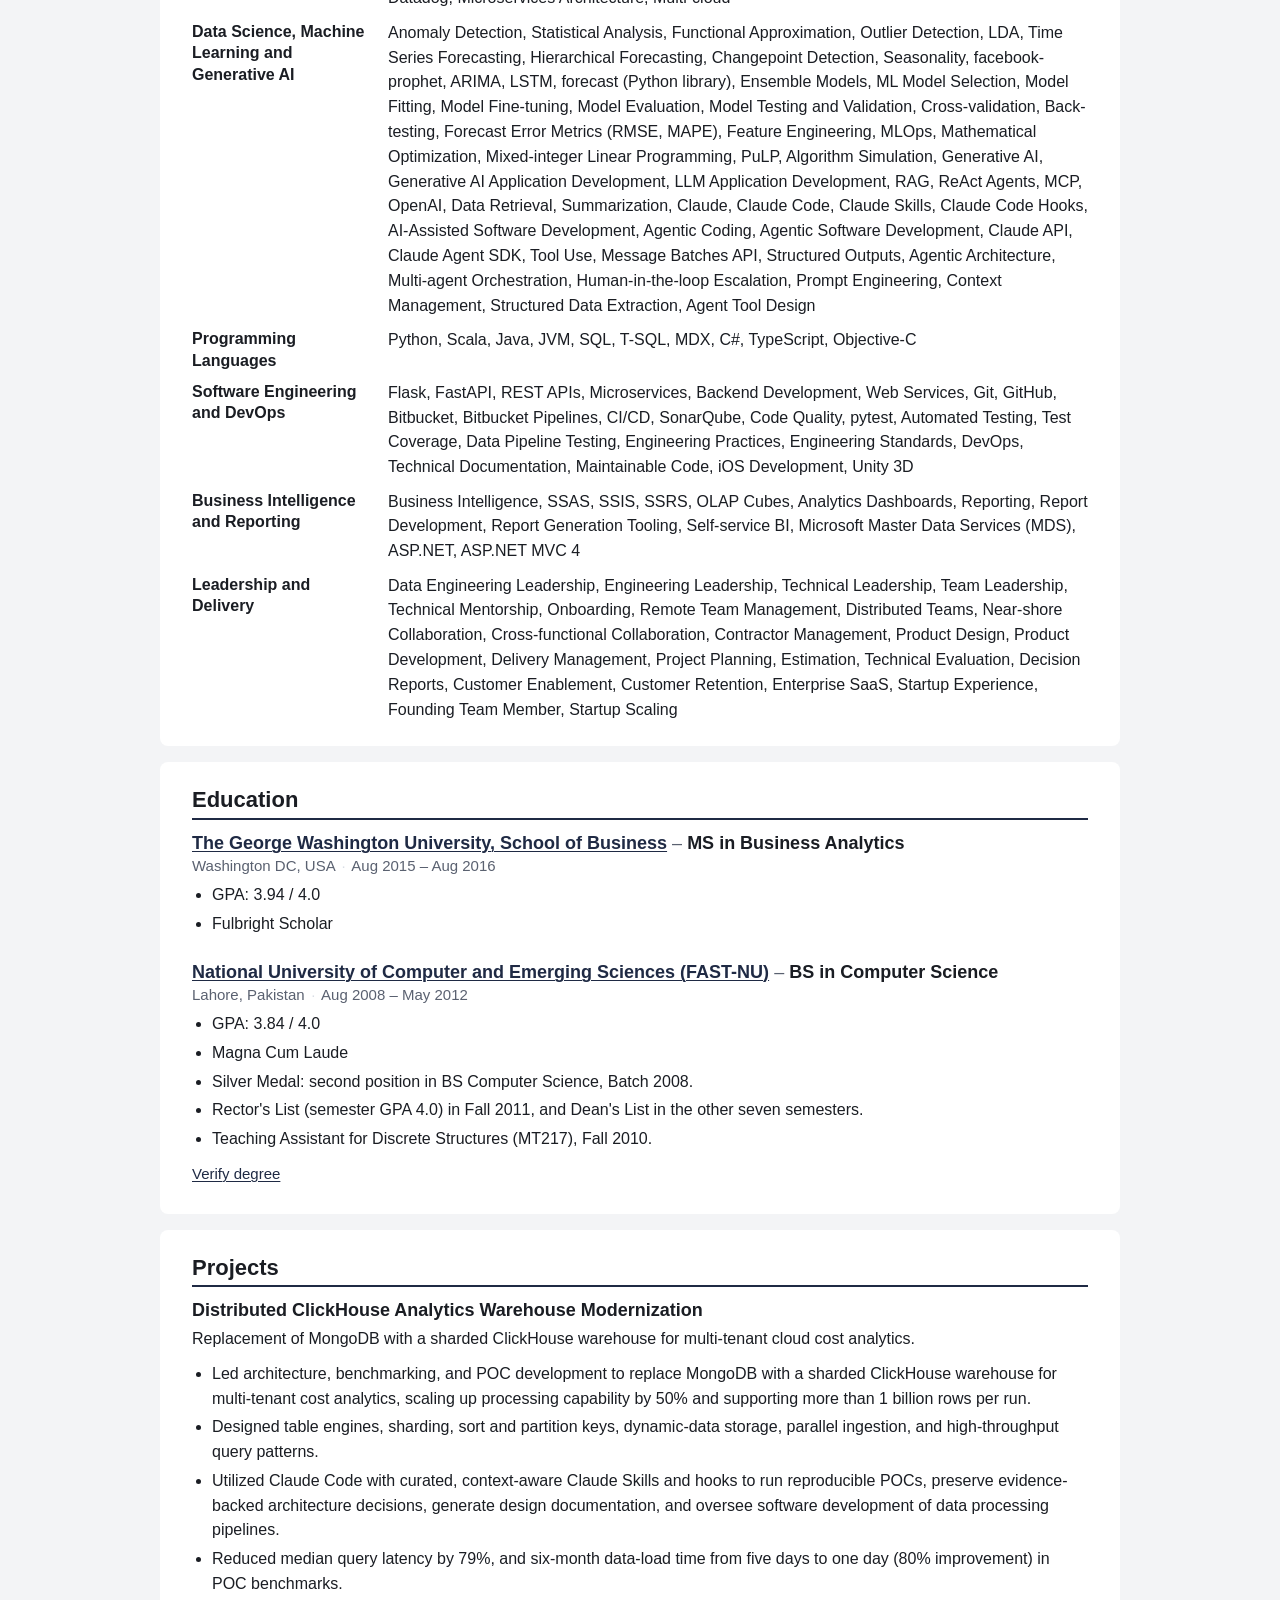
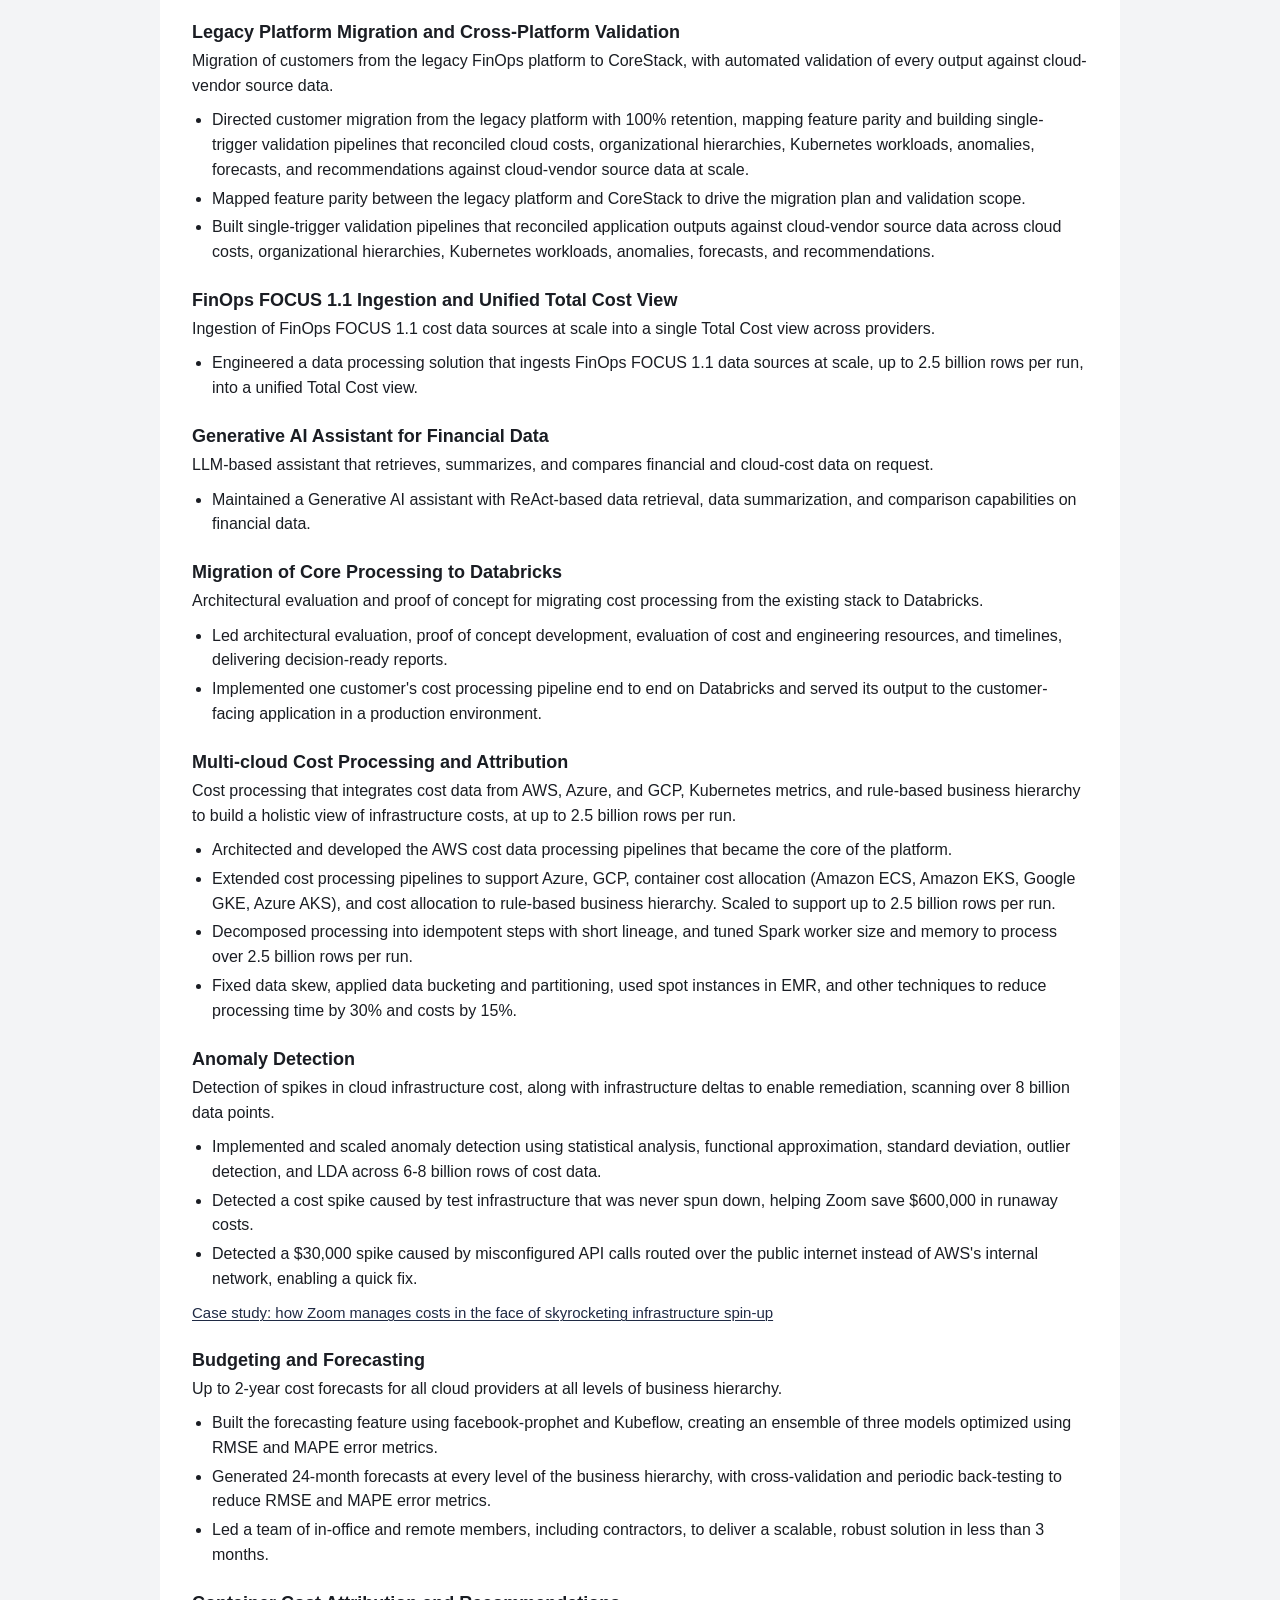
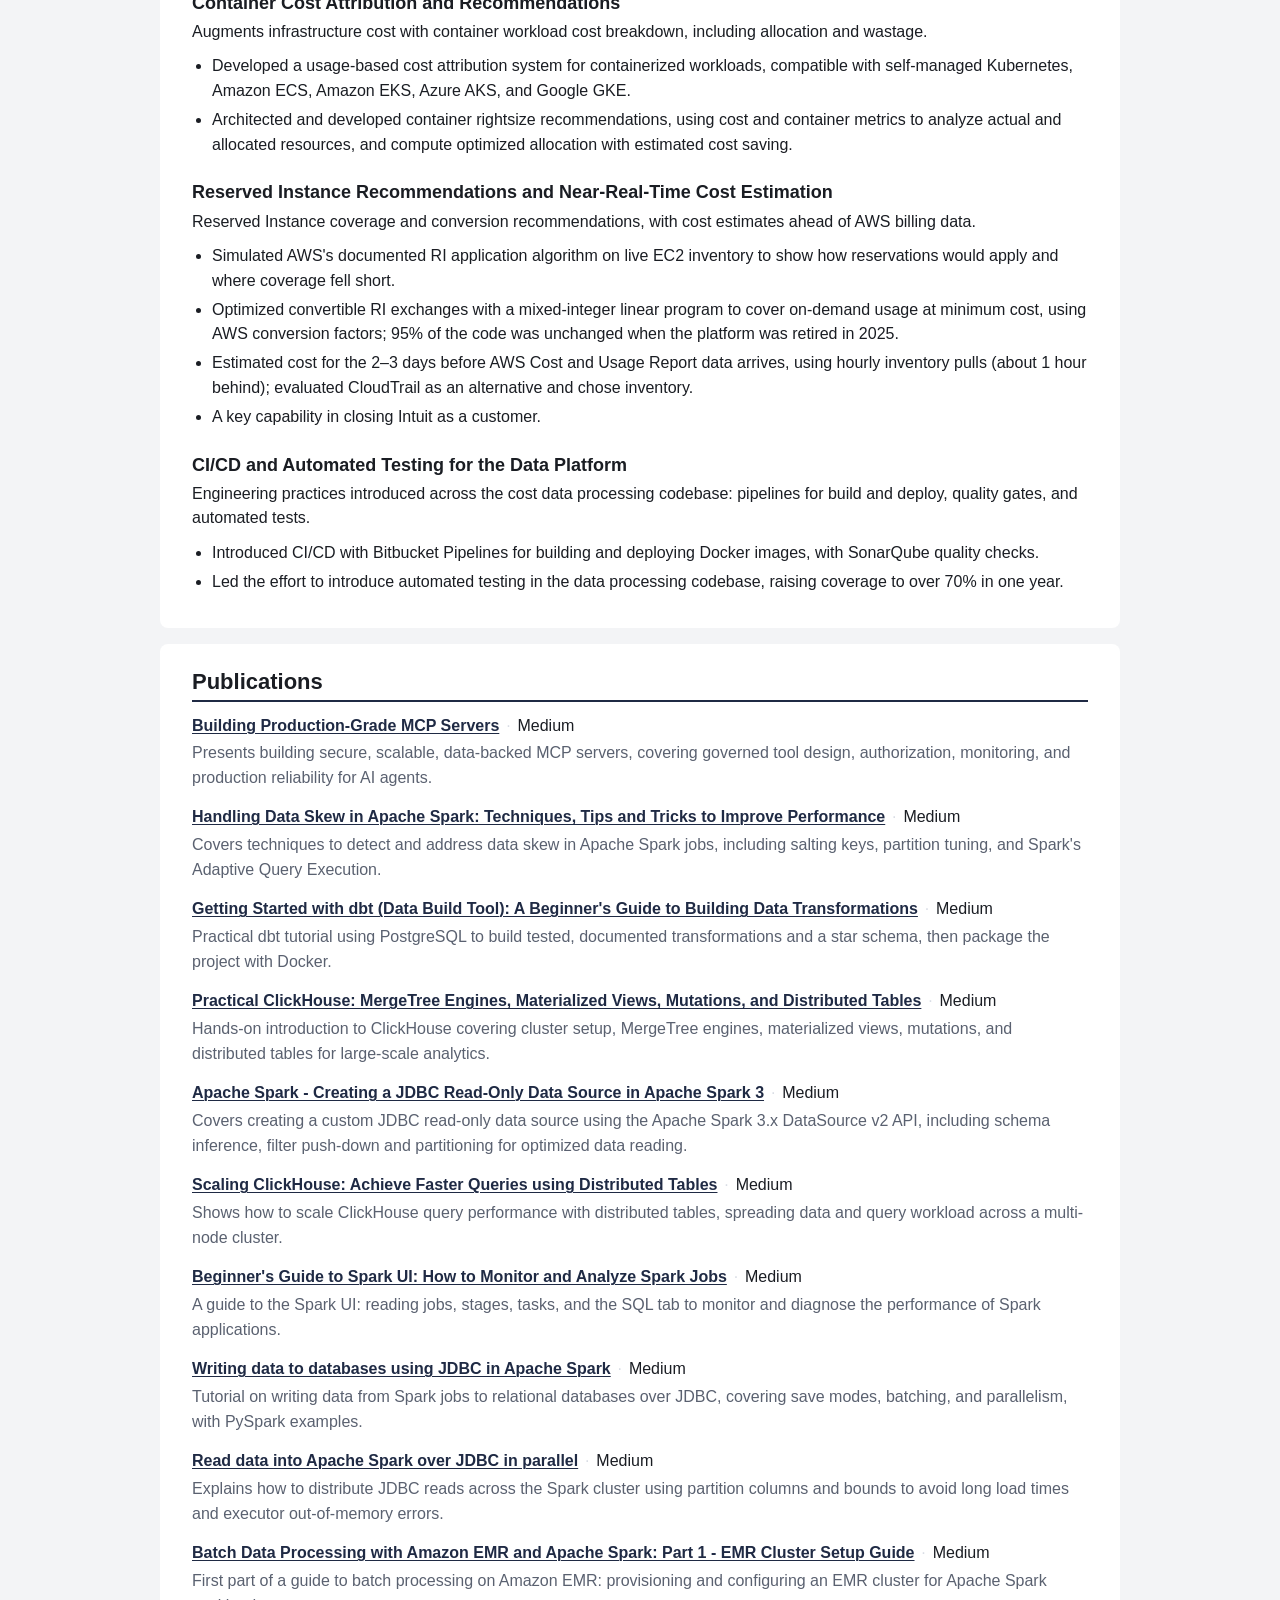
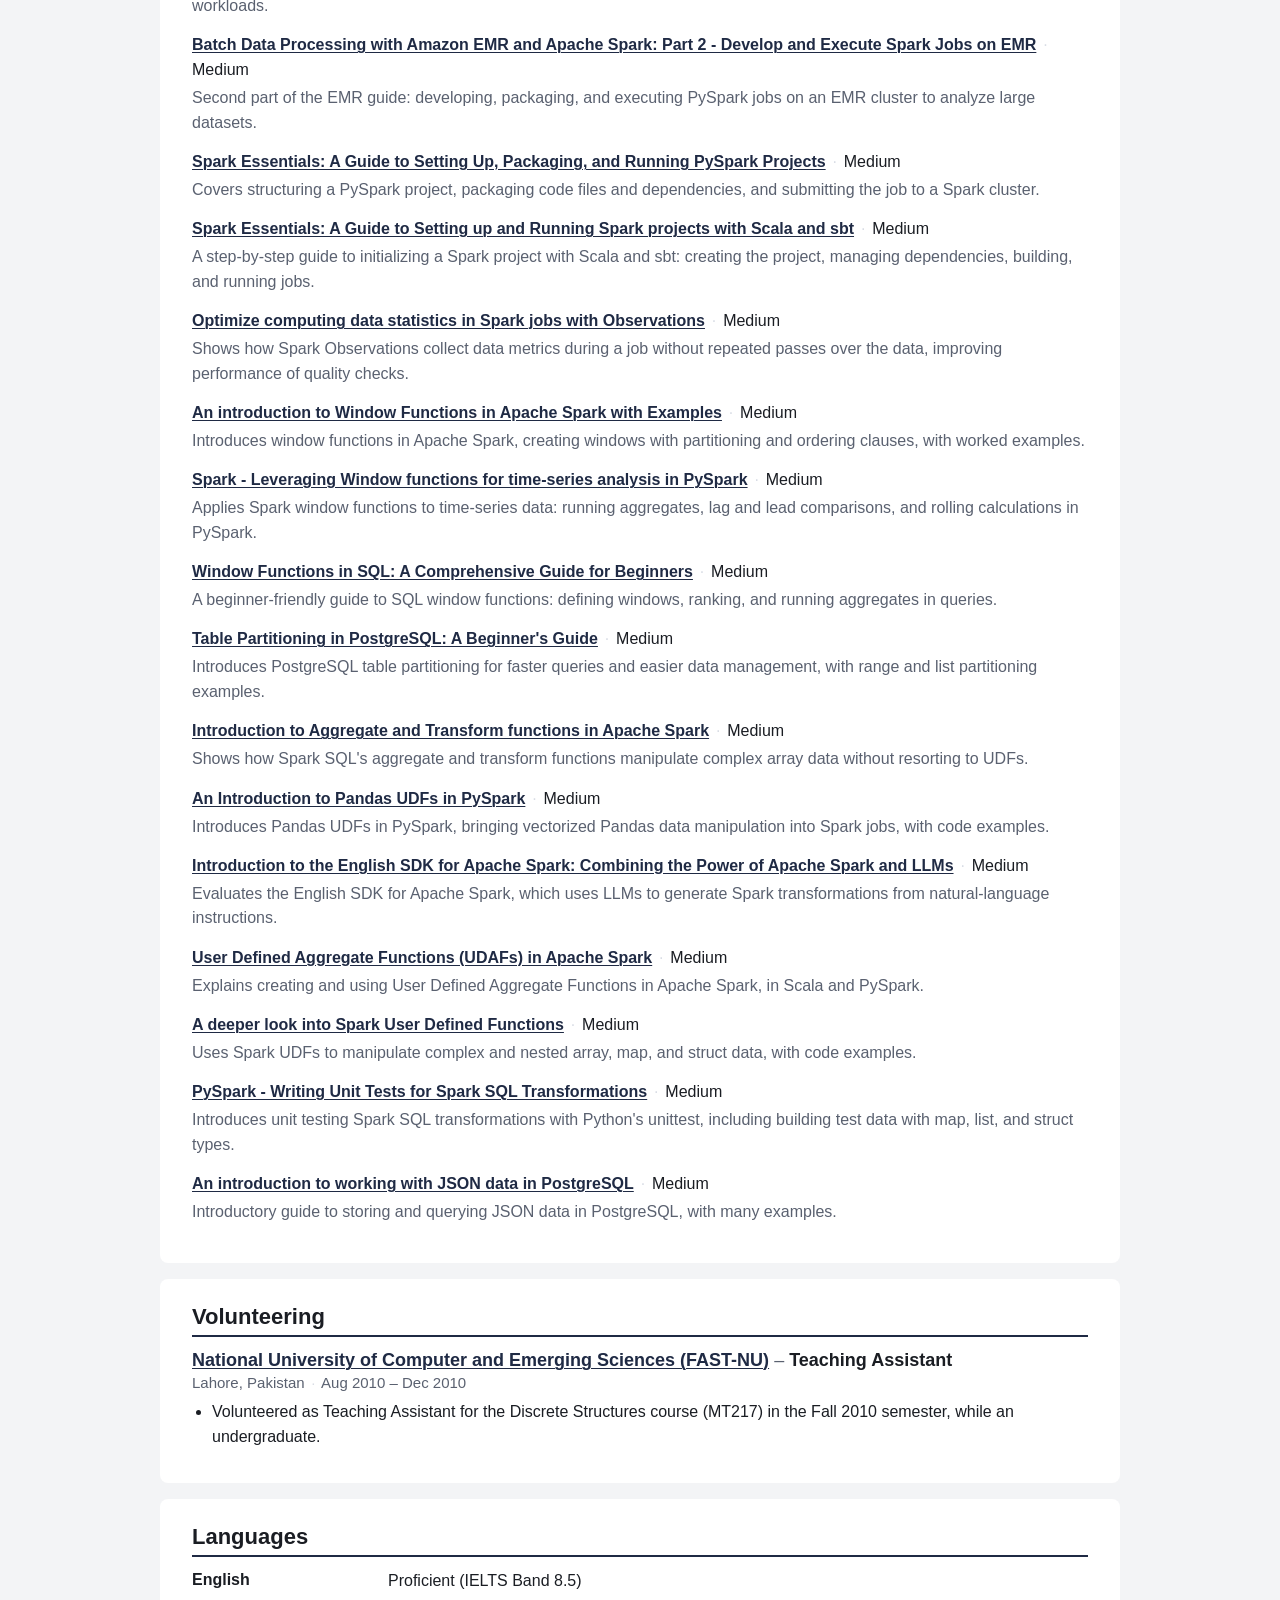
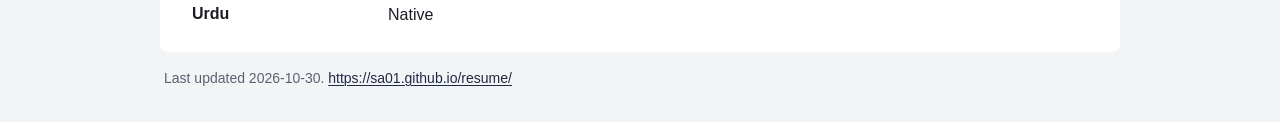
<file: resume/index.html>
<!DOCTYPE html>
<html lang="en">
<head>
  <meta charset="utf-8">
  <meta name="viewport" content="width=device-width, initial-scale=1">
  <title>Suffyan Asad - AI / Data Architect &amp; Engineering Lead | CV</title>
  <meta name="description" content="CV of Suffyan Asad, Data Architect and Engineering Lead in Halifax, Canada, with 13 years building FinOps and enterprise data platforms on AWS, Spark, Databricks, Snowflake and ClickHouse.">
  <meta name="keywords" content="Suffyan Asad, Data Architect, Data Engineering Lead, FinOps, Apache Spark, Databricks, Snowflake, ClickHouse, AWS, Halifax">
  <meta name="author" content="Suffyan Asad">
  <meta name="robots" content="index, follow, max-snippet:-1, max-image-preview:large">
  <link rel="canonical" href="https://sa01.github.io/resume/">
  <meta name="color-scheme" content="light">
  <meta name="theme-color" content="#1f2a44">
  <meta property="og:type" content="profile">
  <meta property="og:title" content="Suffyan Asad - AI / Data Architect &amp; Engineering Lead | CV">
  <meta property="og:description" content="CV of Suffyan Asad, Data Architect and Engineering Lead in Halifax, Canada, with 13 years building FinOps and enterprise data platforms on AWS, Spark, Databricks, Snowflake and ClickHouse.">
  <meta property="og:url" content="https://sa01.github.io/resume/">
  <meta property="og:locale" content="en_CA">
  <meta property="profile:first_name" content="Suffyan">
  <meta property="profile:last_name" content="Asad">
  <meta property="og:image" content="https://sa01.github.io/share-card.png">
  <meta property="og:image:width" content="1200">
  <meta property="og:image:height" content="627">
  <meta property="og:image:alt" content="Suffyan Asad - AI / Data Architect &amp; Engineering Lead | CV">
  <meta name="twitter:card" content="summary_large_image">
  <meta name="twitter:image" content="https://sa01.github.io/share-card.png">
  <meta name="twitter:title" content="Suffyan Asad - AI / Data Architect &amp; Engineering Lead | CV">
  <meta name="twitter:description" content="CV of Suffyan Asad, Data Architect and Engineering Lead in Halifax, Canada, with 13 years building FinOps and enterprise data platforms on AWS, Spark, Databricks, Snowflake and ClickHouse.">
  <link rel="stylesheet" href="styles.css">
  <script type="application/ld+json">
{
  "@context": "https://schema.org",
  "@graph": [
    {
      "@type": "Person",
      "@id": "https://sa01.github.io/#person",
      "name": "Suffyan Asad",
      "jobTitle": "AI / Data Architect & Engineering Lead | Enterprise Data Platforms | AWS, Spark, Databricks, Snowflake & AI",
      "description": "Data Architect and technical leader with 13 years of experience designing data platforms and analytical solutions across FinOps, Data Science, AI and advanced analytics. Led multiple projects including data and architecture design, stack modernization, enabling data science, AI and advanced analytics, and scaling and performance improvement of platforms processing billions of rows from multiple data sources. Built solutions with real impact: cost visibility and savings for companies including Hulu, Klarna, Roblox, Okta, Zoom, and Compass.",
      "url": "https://sa01.github.io/resume/",
      "sameAs": [
        "https://sa01.github.io/",
        "https://www.linkedin.com/in/suffyan-asad/",
        "https://medium.com/@suffyan.asad1",
        "https://github.com/SA01"
      ],
      "knowsAbout": [
        "Data Architecture",
        "Data Engineering",
        "FinOps",
        "Apache Spark",
        "Databricks",
        "Snowflake",
        "ClickHouse",
        "AWS",
        "Generative AI",
        "Agentic AI",
        "Claude",
        "MLOps",
        "Mathematical optimization (MILP, PuLP)"
      ],
      "email": "mailto:suffyan.asad1@gmail.com",
      "image": "https://sa01.github.io/resume/photo.jpg",
      "address": {
        "@type": "PostalAddress",
        "addressLocality": "Halifax, Nova Scotia, Canada"
      },
      "worksFor": [
        {
          "@type": "Organization",
          "name": "CoreStack",
          "url": "https://www.corestack.io/"
        }
      ],
      "hasCredential": [
        {
          "@type": "EducationalOccupationalCredential",
          "name": "Claude Certified Architect – Foundations",
          "credentialCategory": "certification",
          "recognizedBy": {
            "@type": "Organization",
            "name": "Anthropic"
          },
          "url": "https://www.credly.com/badges/b6373ae9-5664-4920-9c45-e74ed2c63ad9",
          "dateCreated": "2026-10-29"
        },
        {
          "@type": "EducationalOccupationalCredential",
          "name": "Databricks Certified Data Engineer Associate",
          "credentialCategory": "certification",
          "recognizedBy": {
            "@type": "Organization",
            "name": "Databricks"
          },
          "url": "https://credentials.databricks.com/0f7fcf0e-daf7-4af8-9e94-8ab7c5c1433b#acc.u4nlkgbx",
          "dateCreated": "2026-08-17"
        },
        {
          "@type": "EducationalOccupationalCredential",
          "name": "SnowPro Core",
          "credentialCategory": "certification",
          "recognizedBy": {
            "@type": "Organization",
            "name": "Snowflake"
          },
          "url": "https://achieve.snowflake.com/4bb4d1e5-b08e-4710-be3b-7e511f7f62b7#acc.v0tWh5cm",
          "dateCreated": "2026-10-05"
        },
        {
          "@type": "EducationalOccupationalCredential",
          "name": "BS in Computer Science",
          "credentialCategory": "degree",
          "url": "https://www.nu.edu.pk/verification?id=08L-0165",
          "recognizedBy": {
            "@type": "EducationalOrganization",
            "name": "National University of Computer and Emerging Sciences (FAST-NU)"
          },
          "dateCreated": "2012-05"
        }
      ],
      "alumniOf": [
        {
          "@type": "EducationalOrganization",
          "name": "The George Washington University, School of Business",
          "url": "https://www.gwu.edu/"
        },
        {
          "@type": "EducationalOrganization",
          "name": "National University of Computer and Emerging Sciences (FAST-NU)",
          "url": "https://www.nu.edu.pk/"
        }
      ]
    },
    {
      "@type": "ProfilePage",
      "@id": "https://sa01.github.io/resume/",
      "url": "https://sa01.github.io/resume/",
      "name": "Suffyan Asad - AI / Data Architect & Engineering Lead | CV",
      "description": "CV of Suffyan Asad, Data Architect and Engineering Lead in Halifax, Canada, with 13 years building FinOps and enterprise data platforms on AWS, Spark, Databricks, Snowflake and ClickHouse.",
      "inLanguage": "en",
      "dateModified": "2026-10-30",
      "mainEntity": {
        "@id": "https://sa01.github.io/#person"
      }
    },
    {
      "@type": "Article",
      "headline": "Building Production-Grade MCP Servers",
      "url": "https://medium.com/@suffyan.asad1/building-production-grade-mcp-servers-b762a7436927",
      "datePublished": "2026-06",
      "author": {
        "@id": "https://sa01.github.io/#person"
      },
      "publisher": {
        "@type": "Organization",
        "name": "Medium"
      }
    },
    {
      "@type": "Article",
      "headline": "Handling Data Skew in Apache Spark: Techniques, Tips and Tricks to Improve Performance",
      "url": "https://medium.com/@suffyan.asad1/handling-data-skew-in-apache-spark-techniques-tips-and-tricks-to-improve-performance-e2934b00b021",
      "datePublished": "2023-01",
      "author": {
        "@id": "https://sa01.github.io/#person"
      },
      "publisher": {
        "@type": "Organization",
        "name": "Medium"
      }
    },
    {
      "@type": "Article",
      "headline": "Getting Started with dbt (Data Build Tool): A Beginner's Guide to Building Data Transformations",
      "url": "https://medium.com/@suffyan.asad1/getting-started-with-dbt-data-build-tool-a-beginners-guide-to-building-data-transformations-28e335be5f7e",
      "datePublished": "2023-07",
      "author": {
        "@id": "https://sa01.github.io/#person"
      },
      "publisher": {
        "@type": "Organization",
        "name": "Medium"
      }
    },
    {
      "@type": "Article",
      "headline": "Practical ClickHouse: MergeTree Engines, Materialized Views, Mutations, and Distributed Tables",
      "url": "https://medium.com/@suffyan.asad1/beginners-guide-to-clickhouse-introduction-features-and-getting-started-55315107399a",
      "datePublished": "2024-07",
      "author": {
        "@id": "https://sa01.github.io/#person"
      },
      "publisher": {
        "@type": "Organization",
        "name": "Medium"
      }
    },
    {
      "@type": "Article",
      "headline": "Apache Spark - Creating a JDBC Read-Only Data Source in Apache Spark 3",
      "url": "https://medium.com/@suffyan.asad1/apache-spark-creating-a-jdbc-read-only-data-source-in-apache-spark-3-2c8880b1263b",
      "datePublished": "2023-05",
      "author": {
        "@id": "https://sa01.github.io/#person"
      },
      "publisher": {
        "@type": "Organization",
        "name": "Medium"
      }
    },
    {
      "@type": "Article",
      "headline": "Scaling ClickHouse: Achieve Faster Queries using Distributed Tables",
      "url": "https://medium.com/@suffyan.asad1/scaling-clickhouse-achieve-faster-queries-using-distributed-tables-1c966d98953b",
      "datePublished": "2024-09",
      "author": {
        "@id": "https://sa01.github.io/#person"
      },
      "publisher": {
        "@type": "Organization",
        "name": "Medium"
      }
    },
    {
      "@type": "Article",
      "headline": "Beginner's Guide to Spark UI: How to Monitor and Analyze Spark Jobs",
      "url": "https://medium.com/@suffyan.asad1/beginners-guide-to-spark-ui-how-to-monitor-and-analyze-spark-jobs-b2ada58a85f7",
      "datePublished": "2023-06",
      "author": {
        "@id": "https://sa01.github.io/#person"
      },
      "publisher": {
        "@type": "Organization",
        "name": "Medium"
      }
    },
    {
      "@type": "Article",
      "headline": "Writing data to databases using JDBC in Apache Spark",
      "url": "https://medium.com/@suffyan.asad1/writing-to-databases-using-jdbc-in-apache-spark-9a0eb2ce1a",
      "datePublished": "2023-01",
      "author": {
        "@id": "https://sa01.github.io/#person"
      },
      "publisher": {
        "@type": "Organization",
        "name": "Medium"
      }
    },
    {
      "@type": "Article",
      "headline": "Read data into Apache Spark over JDBC in parallel",
      "url": "https://medium.com/@suffyan.asad1/spark-parallelization-of-reading-data-from-jdbc-sources-e8b35e94cb82",
      "datePublished": "2022-10",
      "author": {
        "@id": "https://sa01.github.io/#person"
      },
      "publisher": {
        "@type": "Organization",
        "name": "Medium"
      }
    },
    {
      "@type": "Article",
      "headline": "Batch Data Processing with Amazon EMR and Apache Spark: Part 1 - EMR Cluster Setup Guide",
      "url": "https://medium.com/@suffyan.asad1/batch-data-processing-with-amazon-emr-and-apache-spark-part-1-emr-cluster-setup-guide-7bff2c28c5ca",
      "datePublished": "2024-11",
      "author": {
        "@id": "https://sa01.github.io/#person"
      },
      "publisher": {
        "@type": "Organization",
        "name": "Medium"
      }
    },
    {
      "@type": "Article",
      "headline": "Batch Data Processing with Amazon EMR and Apache Spark: Part 2 - Develop and Execute Spark Jobs on EMR",
      "url": "https://medium.com/@suffyan.asad1/batch-data-processing-with-amazon-emr-and-apache-spark-part-2-develop-and-execute-spark-jobs-on-cc5de4de90f0",
      "datePublished": "2025-02",
      "author": {
        "@id": "https://sa01.github.io/#person"
      },
      "publisher": {
        "@type": "Organization",
        "name": "Medium"
      }
    },
    {
      "@type": "Article",
      "headline": "Spark Essentials: A Guide to Setting Up, Packaging, and Running PySpark Projects",
      "url": "https://medium.com/@suffyan.asad1/spark-essentials-a-guide-to-setting-up-packaging-and-running-pyspark-projects-2eb2a27523a3",
      "datePublished": "2023-12",
      "author": {
        "@id": "https://sa01.github.io/#person"
      },
      "publisher": {
        "@type": "Organization",
        "name": "Medium"
      }
    },
    {
      "@type": "Article",
      "headline": "Spark Essentials: A Guide to Setting up and Running Spark projects with Scala and sbt",
      "url": "https://medium.com/@suffyan.asad1/spark-essentials-a-guide-to-setting-up-and-running-spark-projects-with-scala-and-sbt-80e2680d3528",
      "datePublished": "2024-01",
      "author": {
        "@id": "https://sa01.github.io/#person"
      },
      "publisher": {
        "@type": "Organization",
        "name": "Medium"
      }
    },
    {
      "@type": "Article",
      "headline": "Optimize computing data statistics in Spark jobs with Observations",
      "url": "https://medium.com/@suffyan.asad1/optimize-computing-data-statistics-in-spark-jobs-with-observations-5f4d25fdd2e",
      "datePublished": "2023-04",
      "author": {
        "@id": "https://sa01.github.io/#person"
      },
      "publisher": {
        "@type": "Organization",
        "name": "Medium"
      }
    },
    {
      "@type": "Article",
      "headline": "An introduction to Window Functions in Apache Spark with Examples",
      "url": "https://medium.com/@suffyan.asad1/an-introduction-to-window-functions-in-apache-spark-with-examples-66cb06b06e1f",
      "datePublished": "2022-11",
      "author": {
        "@id": "https://sa01.github.io/#person"
      },
      "publisher": {
        "@type": "Organization",
        "name": "Medium"
      }
    },
    {
      "@type": "Article",
      "headline": "Spark - Leveraging Window functions for time-series analysis in PySpark",
      "url": "https://medium.com/@suffyan.asad1/spark-leveraging-window-functions-for-time-series-analysis-in-pyspark-03aa735f1bdf",
      "datePublished": "2023-11",
      "author": {
        "@id": "https://sa01.github.io/#person"
      },
      "publisher": {
        "@type": "Organization",
        "name": "Medium"
      }
    },
    {
      "@type": "Article",
      "headline": "Window Functions in SQL: A Comprehensive Guide for Beginners",
      "url": "https://medium.com/@suffyan.asad1/window-functions-in-sql-a-comprehensive-guide-for-beginners-c445b6c0712d",
      "datePublished": "2023-01",
      "author": {
        "@id": "https://sa01.github.io/#person"
      },
      "publisher": {
        "@type": "Organization",
        "name": "Medium"
      }
    },
    {
      "@type": "Article",
      "headline": "Table Partitioning in PostgreSQL: A Beginner's Guide",
      "url": "https://medium.com/@suffyan.asad1/table-partitioning-in-postgresql-a-beginners-guide-4017635caea2",
      "datePublished": "2024-04",
      "author": {
        "@id": "https://sa01.github.io/#person"
      },
      "publisher": {
        "@type": "Organization",
        "name": "Medium"
      }
    },
    {
      "@type": "Article",
      "headline": "Introduction to Aggregate and Transform functions in Apache Spark",
      "url": "https://medium.com/@suffyan.asad1/introduction-to-aggregate-and-transform-functions-in-apache-spark-cfbdb0c57aa8",
      "datePublished": "2022-11",
      "author": {
        "@id": "https://sa01.github.io/#person"
      },
      "publisher": {
        "@type": "Organization",
        "name": "Medium"
      }
    },
    {
      "@type": "Article",
      "headline": "An Introduction to Pandas UDFs in PySpark",
      "url": "https://medium.com/@suffyan.asad1/an-introduction-to-pandas-udfs-in-pyspark-a0a512bd00e2",
      "datePublished": "2023-08",
      "author": {
        "@id": "https://sa01.github.io/#person"
      },
      "publisher": {
        "@type": "Organization",
        "name": "Medium"
      }
    },
    {
      "@type": "Article",
      "headline": "Introduction to the English SDK for Apache Spark: Combining the Power of Apache Spark and LLMs",
      "url": "https://medium.com/@suffyan.asad1/introduction-to-the-english-sdk-for-apache-spark-combining-the-power-of-apache-spark-and-llms-6a4ea74ff4f4",
      "datePublished": "2023-10",
      "author": {
        "@id": "https://sa01.github.io/#person"
      },
      "publisher": {
        "@type": "Organization",
        "name": "Medium"
      }
    },
    {
      "@type": "Article",
      "headline": "User Defined Aggregate Functions (UDAFs) in Apache Spark",
      "url": "https://medium.com/@suffyan.asad1/user-defined-aggregate-functions-udafs-in-apache-spark-ba373183cbc1",
      "datePublished": "2023-03",
      "author": {
        "@id": "https://sa01.github.io/#person"
      },
      "publisher": {
        "@type": "Organization",
        "name": "Medium"
      }
    },
    {
      "@type": "Article",
      "headline": "A deeper look into Spark User Defined Functions",
      "url": "https://medium.com/@suffyan.asad1/a-deeper-look-into-spark-user-defined-functions-537c6efc5fb3",
      "datePublished": "2022-12",
      "author": {
        "@id": "https://sa01.github.io/#person"
      },
      "publisher": {
        "@type": "Organization",
        "name": "Medium"
      }
    },
    {
      "@type": "Article",
      "headline": "PySpark - Writing Unit Tests for Spark SQL Transformations",
      "url": "https://medium.com/@suffyan.asad1/pyspark-writing-unit-tests-for-spark-sql-transformations-c8cf336a98bc",
      "datePublished": "2022-12",
      "author": {
        "@id": "https://sa01.github.io/#person"
      },
      "publisher": {
        "@type": "Organization",
        "name": "Medium"
      }
    },
    {
      "@type": "Article",
      "headline": "An introduction to working with JSON data in PostgreSQL",
      "url": "https://medium.com/@suffyan.asad1/an-introduction-to-working-with-json-data-in-postgresql-730aa889c5d3",
      "datePublished": "2023-09",
      "author": {
        "@id": "https://sa01.github.io/#person"
      },
      "publisher": {
        "@type": "Organization",
        "name": "Medium"
      }
    }
  ]
}
  </script>
</head>
<body>
<a class="skip-link" href="#main">Skip to content</a>
<header class="masthead" id="top">
  <div class="masthead-text">
    <h1 class="name">Suffyan Asad</h1>
    <p class="headline"><span class="role">AI / Data Architect &amp; Engineering Lead</span><span class="sr-only"> | </span><span class="chip">Enterprise Data Platforms</span><span class="sr-only"> | </span><span class="chip">AWS</span><span class="sr-only">, </span><span class="chip">Spark</span><span class="sr-only">, </span><span class="chip">Databricks</span><span class="sr-only">, </span><span class="chip">Snowflake</span><span class="sr-only"> &amp; </span><span class="chip">AI</span></p>
    <address class="contact">
    <ul class="contact-list">
    <li class="contact-item"><svg class="icon" aria-hidden="true" viewBox="0 0 24 24" width="16" height="16" fill="none" stroke="currentColor" stroke-width="2" stroke-linecap="round" stroke-linejoin="round"><path d="M4 4h16c1.1 0 2 .9 2 2v12c0 1.1-.9 2-2 2H4c-1.1 0-2-.9-2-2V6c0-1.1.9-2 2-2z"/><polyline points="22,6 12,13 2,6"/></svg><span class="contact-label sr-only">Email: </span><span class="contact-value"><a href="mailto:suffyan.asad1@gmail.com">suffyan.asad1@gmail.com</a></span></li>
    <li class="contact-item"><svg class="icon" aria-hidden="true" viewBox="0 0 24 24" width="16" height="16" fill="none" stroke="currentColor" stroke-width="2" stroke-linecap="round" stroke-linejoin="round"><path d="M22 16.92v3a2 2 0 0 1-2.18 2 19.79 19.79 0 0 1-8.63-3.07 19.5 19.5 0 0 1-6-6 19.79 19.79 0 0 1-3.07-8.67A2 2 0 0 1 4.11 2h3a2 2 0 0 1 2 1.72 12.84 12.84 0 0 0 .7 2.81 2 2 0 0 1-.45 2.11L8.09 9.91a16 16 0 0 0 6 6l1.27-1.27a2 2 0 0 1 2.11-.45 12.84 12.84 0 0 0 2.81.7A2 2 0 0 1 22 16.92z"/></svg><span class="contact-label sr-only">Phone: </span><span class="contact-value">+1 (902) 440 1350</span></li>
    <li class="contact-item"><svg class="icon" aria-hidden="true" viewBox="0 0 24 24" width="16" height="16" fill="none" stroke="currentColor" stroke-width="2" stroke-linecap="round" stroke-linejoin="round"><path d="M21 10c0 7-9 13-9 13s-9-6-9-13a9 9 0 0 1 18 0z"/><circle cx="12" cy="10" r="3"/></svg><span class="contact-label sr-only">Location: </span><span class="contact-value">Halifax, Nova Scotia, Canada</span></li>
    <li class="contact-item"><svg class="icon" aria-hidden="true" viewBox="0 0 24 24" width="16" height="16" fill="none" stroke="currentColor" stroke-width="2" stroke-linecap="round" stroke-linejoin="round"><circle cx="12" cy="12" r="10"/><line x1="2" y1="12" x2="22" y2="12"/><path d="M12 2a15.3 15.3 0 0 1 4 10 15.3 15.3 0 0 1-4 10 15.3 15.3 0 0 1-4-10 15.3 15.3 0 0 1 4-10z"/></svg><span class="contact-label sr-only">Personal Site: </span><span class="contact-value"><a href="https://sa01.github.io/" rel="me noopener" target="_blank">sa01.github.io</a></span></li>
    <li class="contact-item"><svg class="icon" aria-hidden="true" viewBox="0 0 24 24" width="16" height="16" fill="none" stroke="currentColor" stroke-width="2" stroke-linecap="round" stroke-linejoin="round"><path d="M16 8a6 6 0 0 1 6 6v7h-4v-7a2 2 0 0 0-2-2 2 2 0 0 0-2 2v7h-4v-7a6 6 0 0 1 6-6z"/><rect x="2" y="9" width="4" height="12"/><circle cx="4" cy="4" r="2"/></svg><span class="contact-label sr-only">LinkedIn: </span><span class="contact-value"><a href="https://www.linkedin.com/in/suffyan-asad/" rel="me noopener" target="_blank">www.linkedin.com/in/suffyan-asad</a></span></li>
    <li class="contact-item"><svg class="icon" aria-hidden="true" viewBox="0 0 24 24" width="16" height="16" fill="currentColor"><path d="M13.54 12a6.8 6.8 0 0 1-6.77 6.82A6.8 6.8 0 0 1 0 12a6.8 6.8 0 0 1 6.77-6.82A6.8 6.8 0 0 1 13.54 12zM20.96 12c0 3.54-1.51 6.42-3.38 6.42-1.87 0-3.39-2.88-3.39-6.42s1.52-6.42 3.39-6.42 3.38 2.88 3.38 6.42M24 12c0 3.17-.53 5.75-1.19 5.75-.66 0-1.19-2.58-1.19-5.75s.53-5.75 1.19-5.75C23.47 6.25 24 8.83 24 12z"/></svg><span class="contact-label sr-only">Medium: </span><span class="contact-value"><a href="https://medium.com/@suffyan.asad1" rel="me noopener" target="_blank">medium.com/@suffyan.asad1</a></span></li>
    <li class="contact-item"><svg class="icon" aria-hidden="true" viewBox="0 0 24 24" width="16" height="16" fill="none" stroke="currentColor" stroke-width="2" stroke-linecap="round" stroke-linejoin="round"><path d="M9 19c-5 1.5-5-2.5-7-3m14 6v-3.87a3.37 3.37 0 0 0-.94-2.61c3.14-.35 6.44-1.54 6.44-7A5.44 5.44 0 0 0 20 4.77 5.07 5.07 0 0 0 19.91 1S18.73.65 16 2.48a13.38 13.38 0 0 0-7 0C6.27.65 5.09 1 5.09 1A5.07 5.07 0 0 0 5 4.77a5.44 5.44 0 0 0-1.5 3.78c0 5.42 3.3 6.61 6.44 7A3.37 3.37 0 0 0 9 18.13V22"/></svg><span class="contact-label sr-only">GitHub: </span><span class="contact-value"><a href="https://github.com/SA01" rel="me noopener" target="_blank">github.com/SA01</a></span></li>
    </ul>
    </address>
  </div>
  <div class="masthead-photo"><img class="photo" src="photo.jpg" alt="Suffyan Asad, AI / Data Architect &amp; Engineering Lead" width="180" height="180" loading="eager"></div>
</header>
<main id="main">
<section id="summary" class="section section-summary" aria-labelledby="summary-heading">
<h2 id="summary-heading">Summary</h2>
<p>Data Architect and technical leader with 13 years of experience designing data platforms and analytical solutions across FinOps, Data Science, AI and advanced analytics. Led multiple projects including data and architecture design, stack modernization, enabling data science, AI and advanced analytics, and scaling and performance improvement of platforms processing billions of rows from multiple data sources. Built solutions with real impact: cost visibility and savings for companies including Hulu, Klarna, Roblox, Okta, Zoom, and Compass.</p>
</section>
<section id="certifications" class="section section-certifications" aria-labelledby="certifications-heading">
<h2 id="certifications-heading">Certifications</h2>
<ul class="certifications">
<li class="cert-card">
<img class="cert-badge" src="badges/claude-certified-architect-foundations.png" alt="Claude Certified Architect – Foundations badge, issued by Anthropic" width="96" height="96" loading="lazy">
<div class="cert-body">
<h3 class="cert-name">Claude Certified Architect – Foundations</h3>
<p class="cert-meta">Anthropic <span class="sep">·</span> Issued <time datetime="2026-10-29">Oct 29, 2026</time></p>
<p class="cert-verify"><a href="https://www.credly.com/badges/b6373ae9-5664-4920-9c45-e74ed2c63ad9" rel="noopener" target="_blank">Verify credential</a></p>

</div>
</li>
<li class="cert-card">
<img class="cert-badge" src="badges/Databricks-cert-badge.png" alt="Databricks Certified Data Engineer Associate badge, issued by Databricks" width="96" height="96" loading="lazy">
<div class="cert-body">
<h3 class="cert-name">Databricks Certified Data Engineer Associate</h3>
<p class="cert-meta">Databricks <span class="sep">·</span> Issued <time datetime="2026-08-17">Aug 17, 2026</time></p>
<p class="cert-verify"><a href="https://credentials.databricks.com/0f7fcf0e-daf7-4af8-9e94-8ab7c5c1433b#acc.u4nlkgbx" rel="noopener" target="_blank">Verify credential</a></p>

</div>
</li>
<li class="cert-card">
<img class="cert-badge" src="badges/snowflake-cert-badge.png" alt="SnowPro Core badge, issued by Snowflake" width="96" height="96" loading="lazy">
<div class="cert-body">
<h3 class="cert-name">SnowPro Core</h3>
<p class="cert-meta">Snowflake <span class="sep">·</span> Issued <time datetime="2026-10-05">Oct 5, 2026</time></p>
<p class="cert-verify"><a href="https://achieve.snowflake.com/4bb4d1e5-b08e-4710-be3b-7e511f7f62b7#acc.v0tWh5cm" rel="noopener" target="_blank">Verify credential</a></p>

</div>
</li>
</ul>
</section>
<section id="employment" class="section section-employment" aria-labelledby="employment-heading">
<h2 id="employment-heading">Employment</h2>
<article class="entry job" id="job-corestack">
<header class="entry-header">
<h3 class="entry-title"><span class="entry-company"><a href="https://www.corestack.io/" rel="noopener" target="_blank">CoreStack</a></span> <span class="title-sep">–</span> <span class="entry-role">Senior Data Software Engineer</span></h3>
<p class="entry-meta">Halifax, Canada <span class="sep">·</span> <time datetime="2025-07">Jul 2025</time> – Present</p>
</header>
<ul class="highlights"><li>Led architecture, benchmarking, and POC development to replace MongoDB with a sharded ClickHouse warehouse for multi-tenant cost analytics, scaling up processing capability by 50% and supporting more than 1 billion rows per run.</li><li>Utilized Claude Code with curated, context-aware Claude Skills and hooks to run reproducible POCs, preserve evidence-backed architecture decisions, generate design documentation, and oversee software development of data processing pipelines.</li><li>Directed customer migration from the legacy platform with 100% retention, mapping feature parity and building single-trigger validation pipelines that reconciled cloud costs, organizational hierarchies, Kubernetes workloads, anomalies, forecasts, and recommendations against cloud-vendor source data at scale.</li></ul>
<p class="tech"><span class="tech-label">Tools and Technologies:</span> ClickHouse, MongoDB, Python, SQL, Docker, Docker Compose, Kubernetes, Helm, Amazon EKS, Claude, Claude Code, Claude Skills, Claude Code Hooks, PySpark, Ray, Apache Arrow, Parquet, DuckDB, Amazon ECR, Amazon S3, AWS IAM, AWS, Amazon CloudWatch, Azure, Google Cloud, Kubeflow, Apache Airflow, Amazon ECS</p>
</article>
<article class="entry job" id="job-yotascale-lead-architect-halifax">
<header class="entry-header">
<h3 class="entry-title"><span class="entry-company"><a href="https://yotascale.com/" rel="noopener" target="_blank">Yotascale</a></span> <span class="title-sep">–</span> <span class="entry-role">Senior Data Engineer - Architect and Lead</span></h3>
<p class="entry-meta">Halifax, NS, Canada <span class="sep">·</span> <time datetime="2025-03">Mar 2025</time> – <time datetime="2025-06">Jun 2025</time></p>
</header>
<ul class="highlights"><li>Led product design, architecture, estimations, and delivery from Halifax (near-shore), collaborating with teams in Lahore and San Francisco.</li><li>Engineered a data processing solution that ingests FinOps FOCUS 1.1 data sources at scale, up to 2.5 billion rows per run, into a unified Total Cost view.</li><li>Maintained a Generative AI assistant with ReAct-based data retrieval, data summarization, and comparison capabilities on financial data.</li></ul>
<p class="tech"><span class="tech-label">Tools and Technologies:</span> Apache Spark, PySpark, Python, Apache Airflow, Datadog, Amazon EMR, Amazon S3, AWS Glue, Amazon S3 Tables, TypeScript, OpenAI, ReAct, SQL, ClickHouse</p>
</article>
<article class="entry job" id="job-yotascale-lead-architect">
<header class="entry-header">
<h3 class="entry-title"><span class="entry-company"><a href="https://yotascale.com/" rel="noopener" target="_blank">Yotascale</a></span> <span class="title-sep">–</span> <span class="entry-role">Senior Data Engineer - Architect and Lead</span></h3>
<p class="entry-meta">Lahore, Pakistan <span class="sep">·</span> <time datetime="2021-11">Nov 2021</time> – <time datetime="2025-03">Mar 2025</time></p>
</header>
<ul class="highlights"><li>Led product design, architecture, estimations, and delivery from Lahore, collaborating with the product and engineering teams in San Francisco.</li><li>Built FinOps and cost-observability products used by enterprise companies including Hulu/Disney, Intuit, Klarna, Roblox, Compass, Jefferies, ClickUp and Okta, optimizing more than $1 billion in annualized cloud spend.</li><li>Extended cost processing pipelines to support Azure, GCP, container cost allocation (Amazon ECS, Amazon EKS, Google GKE, Azure AKS), and cost allocation to rule-based business hierarchy. Scaled to support up to 2.5 billion rows per run.</li><li>Optimized Spark clusters to handle over 2.5 billion rows by decomposition to idempotent steps with short lineage, data bucketing and partitioning, and fixing data skew, cutting runtime by 30% and cost by 15%.</li><li>Architected and developed container rightsize recommendations, using cost and container metrics to analyze actual and allocated resources, and compute optimized allocation with estimated cost saving.</li><li>Built time-series forecasting that generated 24-month forecasts at all levels of the business hierarchy, optimizing the models with cross-validation and periodic back-testing to reduce RMSE and MAPE error metrics.</li><li>Led pilot migration of cost processing to Databricks using Spark, Python, Lakeflow Pipelines (formerly Delta Live Tables), Jobs, Unity Catalog, and Declarative Automation Bundles (formerly Databricks Asset Bundles).</li><li>Led an engineering pod of up to 5 in-house and remote developers, owning onboarding, technical mentorship, and delivery across distributed engineering teams.</li><li>Introduced CI/CD with Bitbucket Pipelines for building and deploying Docker images, with SonarQube quality checks.</li><li>Led the effort to introduce automated testing in the data processing codebase, raising coverage to over 70% in one year.</li><li>Implemented multiple features in the REST backend.</li></ul>
<p class="cert-verify"><a href="https://www.crosslinkcapital.com/news/yotascale-gains-strong-business-momentum-in-2022-as-cloud-cost-management-becomes-top-priority-for-enterprises" rel="noopener" target="_blank">Press release: Yotascale surpasses $1B in annualized cloud spend under management (2022)</a></p>
<p class="tech"><span class="tech-label">Tools and Technologies:</span> Python, Scala, Apache Spark, PySpark, Amazon EMR, Amazon S3, Amazon SNS, Amazon SQS, Kubeflow, Terraform, Docker, Helm, Azure, Google Cloud, Azure Kubernetes Service (AKS), Google Kubernetes Engine (GKE), Amazon ECS, Amazon EKS, Apache Airflow, AWS Glue, Amazon S3 Tables, ClickHouse, PostgreSQL, Amazon RDS, Amazon Aurora, Java, JVM, Azure Data Lake Storage (ADLS), Microsoft Entra ID, Google BigQuery, Terragrunt, Istio, Looker, Amazon ECR, Kubernetes, Prometheus, Grafana, facebook-prophet, ARIMA, LSTM, forecast (Python library), Flask, Databricks, Databricks Lakeflow Pipelines (formerly Delta Live Tables), Databricks Jobs, Databricks Unity Catalog, Databricks Declarative Automation Bundles (formerly Databricks Asset Bundles), Bitbucket Pipelines, SonarQube, pytest, CI/CD, Git, GitHub, FastAPI, REST API</p>
</article>
<article class="entry job" id="job-yotascale-data-engineer">
<header class="entry-header">
<h3 class="entry-title"><span class="entry-company"><a href="https://yotascale.com/" rel="noopener" target="_blank">Yotascale</a></span> <span class="title-sep">–</span> <span class="entry-role">Data Engineer, Founding Team Member</span></h3>
<p class="entry-meta">Lahore, Pakistan <span class="sep">·</span> <time datetime="2016-10">Oct 2016</time> – <time datetime="2021-10">Oct 2021</time></p>
</header>
<ul class="highlights"><li>Architected and developed cost data processing pipelines for AWS.</li><li>Developed and scaled anomaly detection using statistical analysis, functional approximation, outlier detection, and LDA to detect cost spikes across 6-8 billion rows of cost data. One detected spike helped Zoom save $600,000 in runaway cloud costs.</li><li>Built Reserved Instance recommendations that simulated AWS&#x27;s RI application algorithm on hourly EC2 inventory and optimized convertible RI exchanges with a mixed-integer linear program. Provided near-real-time cost estimates bridging the 2–3-day lag in AWS billing data. It was a key feature leading to successfully closing the deal with Intuit.</li></ul>
<p class="cert-verify"><a href="https://web.archive.org/web/20260121011433/https://www.yotascale.com/case-studies/how-zoom-manages-costs-in-the-face-of-skyrocketing-infrastructure-spin-up" rel="noopener" target="_blank">Case study: how Zoom manages costs in the face of skyrocketing infrastructure spin-up</a></p>
<p class="tech"><span class="tech-label">Tools and Technologies:</span> Python, Scala, Apache Spark, PySpark, Amazon EMR, Amazon S3, Amazon SNS, Amazon SQS, Kubeflow, Terraform, Docker, Helm, Apache Kafka, Amazon Kinesis, Amazon Data Firehose (formerly Amazon Kinesis Data Firehose), Amazon Redshift, Amazon Athena, Java, Amazon RDS, PostgreSQL, MySQL, AWS Lambda, PuLP, pandas, Amazon EC2</p>
</article>
<article class="entry job" id="job-ssi-senior-software-engineer">
<header class="entry-header">
<h3 class="entry-title"><span class="entry-company"><a href="https://www.ssidecisions.com/" rel="noopener" target="_blank">Strategic Systems International</a></span> <span class="title-sep">–</span> <span class="entry-role">Senior Software Engineer</span></h3>
<p class="entry-meta">Lahore, Pakistan <span class="sep">·</span> <time datetime="2014-07">Jul 2014</time> – <time datetime="2015-07">Jul 2015</time></p>
</header>
<ul class="highlights"><li>Developed SSAS warehouse (cubes) and MDX queries to provide data to the analytics dashboards.</li><li>Optimized reporting and UI queries to respond in under 1 second.</li></ul>
<p class="tech"><span class="tech-label">Tools and Technologies:</span> SSAS, MDX, SQL Server, SSIS, ASP.NET, ASP.NET MVC 4, SSRS, SQL, T-SQL</p>
</article>
<article class="entry job" id="job-ssi-software-engineer">
<header class="entry-header">
<h3 class="entry-title"><span class="entry-company"><a href="https://www.ssidecisions.com/" rel="noopener" target="_blank">Strategic Systems International</a></span> <span class="title-sep">–</span> <span class="entry-role">Software Engineer</span></h3>
<p class="entry-meta">Lahore, Pakistan <span class="sep">·</span> <time datetime="2013-05">May 2013</time> – <time datetime="2014-06">Jun 2014</time></p>
</header>
<ul class="highlights"><li>Built business intelligence reports using Microsoft SQL Server, T-SQL, and SSRS.</li><li>Engineered a report generation tool using SSRS, facilitating custom report creation with user-friendly wizards and SQL capabilities for power users.</li><li>Customized Microsoft Master Data Services to support data-quality management for master data across key dimensions.</li></ul>
<p class="tech"><span class="tech-label">Tools and Technologies:</span> SQL Server, T-SQL, SSRS, SQL, ASP.NET, ASP.NET MVC 4, C#, Microsoft Master Data Services (MDS)</p>
</article>
<article class="entry job" id="job-geniteam-solutions">
<header class="entry-header">
<h3 class="entry-title"><span class="entry-company"><a href="https://www.geniteam.com/" rel="noopener" target="_blank">GenITeam Solutions</a></span> <span class="title-sep">–</span> <span class="entry-role">Software Engineer</span></h3>
<p class="entry-meta">Lahore, Pakistan <span class="sep">·</span> <time datetime="2012-07">Jul 2012</time> – <time datetime="2013-05">May 2013</time></p>
</header>
<ul class="highlights"><li>Part of the iOS (iPhone and iPad) application and game development team.</li><li>Created and delivered a wound-tracking application for iPhone and iPad that measured wound surface area accurately and tracked healing over time.</li><li>Improved vehicle physics in a Unity 3D driving game, delivering better off-road handling while enforcing the game&#x27;s boundaries.</li></ul>
<p class="awards"><span class="tech-label">Awards:</span> Rising Star</p>
<p class="tech"><span class="tech-label">Tools and Technologies:</span> iOS, Objective-C, Unity 3D, C#</p>
</article>
</section>
<section id="skills" class="section section-skills" aria-labelledby="skills-heading">
<h2 id="skills-heading">Skills, Tools and Technologies</h2>
<dl class="skills">
<div class="skill-group"><dt>Data Architecture and Engineering</dt><dd>Enterprise Data Architecture, Data Platform Architecture, Solution Architecture, Data Warehouse Architecture, Data Warehouse Design, Data Warehousing, Lakehouse Architecture, Dimensional Modeling, Star Schema, Snowflake Schema, Slowly Changing Dimensions, Schema Design, ETL/ELT, ETL Architecture, Data Pipeline Development, Idempotent Pipeline Design, Lineage Management, Pipeline Orchestration, Data Integration, Data Ingestion, Data Ingestion Patterns, Large-scale Data Ingestion, Large-scale Data Processing, Data Transformation, Semi-structured Data, Data Partitioning, Data Bucketing, Sharding, Distributed OLAP, Multi-tenant Analytics, Data Governance, Data Quality, Data Validation Pipelines, Data Reconciliation, Automated Validation, Master Data Management (MDM), Data Loading and Unloading, Data Security, Access Control, Data Protection, Data Collaboration, Platform Migration, Migration Planning, Feature Parity Analysis, Architecture Evaluation, Architecture Decision Records, Benchmarking, Proof of Concept, Reproducible POCs, Scalability, Performance Engineering, Query Optimization, Query Plan Analysis, Query Pattern Design, Spark Performance Tuning, Data Skew Handling, Cluster Sizing, Caching</dd></div>
<div class="skill-group"><dt>FinOps and Cloud Cost Management</dt><dd>FinOps, FOCUS 1.1, Cloud Cost Observability, Cloud Cost Analytics, Cloud Cost Optimization, Cost Management, Cost Allocation, Business Hierarchy Modeling, Rule-based Allocation, Container Cost Attribution, Usage-based Allocation, Container Rightsizing, Kubernetes Cost Allocation, Resource Utilization Analysis, Container Metrics, Optimization Recommendations, Cost Savings Estimation, Cost Estimation, Cost Data Modeling, Cloud Billing Data, Reserved Instance Optimization, Convertible Reserved Instances, Spot Instances, Budgeting and Forecasting, Anomaly Detection, Root Cause Analysis, Cloud Networking Costs, Infrastructure Hygiene, Multi-cloud</dd></div>
<div class="skill-group"><dt>Data Platforms and Tools</dt><dd>Apache Spark, PySpark, Apache Airflow, Apache Kafka, Kubeflow, ClickHouse, MergeTree Engines, PostgreSQL, MySQL, SQL Server, MongoDB, DuckDB, Redis, dbt, Delta Lake, Apache Arrow, Parquet, Ray, pandas, Looker</dd></div>
<div class="skill-group"><dt>AWS</dt><dd>AWS, Amazon EMR, Amazon S3, Amazon S3 Tables, AWS Glue, Amazon Athena, Amazon Redshift, Amazon Kinesis, Amazon Data Firehose (formerly Amazon Kinesis Data Firehose), AWS Lambda, Amazon DynamoDB, Amazon RDS, Amazon Aurora, Amazon EC2, Amazon EKS, Amazon ECS, Amazon ECR, Amazon SQS, Amazon SNS, AWS IAM, Amazon CloudWatch, AWS CloudTrail, AWS Cost and Usage Report, AWS Billing</dd></div>
<div class="skill-group"><dt>Azure</dt><dd>Azure, Azure Data Lake Storage (ADLS), Azure Blob Storage, Azure Kubernetes Service (AKS), Azure Databricks, Microsoft Entra ID, Azure Cost Data</dd></div>
<div class="skill-group"><dt>Google Cloud</dt><dd>Google Cloud, Google BigQuery, Google Kubernetes Engine (GKE), Google Cloud Cost Data</dd></div>
<div class="skill-group"><dt>Snowflake</dt><dd>Snowflake, Snowflake Architecture, Snowsight, SnowSQL, Virtual Warehouses, Multi-cluster Warehouses, Resource Monitors, Account Management, Serverless Compute, Snowpipe, Snowpipe Streaming, COPY INTO, Stages, Storage Integrations, Streams, Tasks, Dynamic Tables, Snowflake Tables, Materialized Views, Clustering Keys, Search Optimization Service, Query Acceleration Service, Query Profile, Time Travel, Fail-safe, Zero-copy Cloning, Replication and Failover, Secure Data Sharing, Snowflake Marketplace, Data Clean Rooms, Snowpark, Streamlit in Snowflake, Snowflake Cortex, Cortex Search, Snowflake Native Apps, Snowflake Scripting, UDFs, Stored Procedures, External Tables, Iceberg Tables, Hybrid Tables, Dynamic Data Masking, Row Access Policies, Object Tagging, Network Policies, Snowflake Kafka Connector, Snowflake Spark Connector, Connectivity</dd></div>
<div class="skill-group"><dt>Databricks</dt><dd>Databricks, Azure Databricks, Databricks Unity Catalog, Databricks Lakeflow Pipelines (formerly Delta Live Tables), Databricks Lakeflow Connect, Databricks Jobs, Databricks Auto Loader, Databricks Declarative Automation Bundles (formerly Databricks Asset Bundles), Databricks Git Folders, Delta Lake, Lakehouse Architecture, Data Interoperability with Unity Catalog, ABAC Policies, Deploying Workloads, Production Deployment, Tuning Parameters, Implementing CI/CD, Configuring Lakeflow Connect</dd></div>
<div class="skill-group"><dt>Cloud and Infrastructure</dt><dd>Kubernetes, Docker, Docker Compose, Helm, Istio, Terraform, Terragrunt, Prometheus, Grafana, Datadog, Microservices Architecture, Multi-cloud</dd></div>
<div class="skill-group"><dt>Data Science, Machine Learning and Generative AI</dt><dd>Anomaly Detection, Statistical Analysis, Functional Approximation, Outlier Detection, LDA, Time Series Forecasting, Hierarchical Forecasting, Changepoint Detection, Seasonality, facebook-prophet, ARIMA, LSTM, forecast (Python library), Ensemble Models, ML Model Selection, Model Fitting, Model Fine-tuning, Model Evaluation, Model Testing and Validation, Cross-validation, Back-testing, Forecast Error Metrics (RMSE, MAPE), Feature Engineering, MLOps, Mathematical Optimization, Mixed-integer Linear Programming, PuLP, Algorithm Simulation, Generative AI, Generative AI Application Development, LLM Application Development, RAG, ReAct Agents, MCP, OpenAI, Data Retrieval, Summarization, Claude, Claude Code, Claude Skills, Claude Code Hooks, AI-Assisted Software Development, Agentic Coding, Agentic Software Development, Claude API, Claude Agent SDK, Tool Use, Message Batches API, Structured Outputs, Agentic Architecture, Multi-agent Orchestration, Human-in-the-loop Escalation, Prompt Engineering, Context Management, Structured Data Extraction, Agent Tool Design</dd></div>
<div class="skill-group"><dt>Programming Languages</dt><dd>Python, Scala, Java, JVM, SQL, T-SQL, MDX, C#, TypeScript, Objective-C</dd></div>
<div class="skill-group"><dt>Software Engineering and DevOps</dt><dd>Flask, FastAPI, REST APIs, Microservices, Backend Development, Web Services, Git, GitHub, Bitbucket, Bitbucket Pipelines, CI/CD, SonarQube, Code Quality, pytest, Automated Testing, Test Coverage, Data Pipeline Testing, Engineering Practices, Engineering Standards, DevOps, Technical Documentation, Maintainable Code, iOS Development, Unity 3D</dd></div>
<div class="skill-group"><dt>Business Intelligence and Reporting</dt><dd>Business Intelligence, SSAS, SSIS, SSRS, OLAP Cubes, Analytics Dashboards, Reporting, Report Development, Report Generation Tooling, Self-service BI, Microsoft Master Data Services (MDS), ASP.NET, ASP.NET MVC 4</dd></div>
<div class="skill-group"><dt>Leadership and Delivery</dt><dd>Data Engineering Leadership, Engineering Leadership, Technical Leadership, Team Leadership, Technical Mentorship, Onboarding, Remote Team Management, Distributed Teams, Near-shore Collaboration, Cross-functional Collaboration, Contractor Management, Product Design, Product Development, Delivery Management, Project Planning, Estimation, Technical Evaluation, Decision Reports, Customer Enablement, Customer Retention, Enterprise SaaS, Startup Experience, Founding Team Member, Startup Scaling</dd></div>
</dl>
</section>
<section id="education" class="section section-education" aria-labelledby="education-heading">
<h2 id="education-heading">Education</h2>
<article class="entry education">
<header class="entry-header">
<h3 class="entry-title"><span class="entry-company"><a href="https://www.gwu.edu/" rel="noopener" target="_blank">The George Washington University, School of Business</a></span> <span class="title-sep">–</span> <span class="entry-role">MS in Business Analytics</span></h3>
<p class="entry-meta">Washington DC, USA <span class="sep">·</span> <time datetime="2015-08">Aug 2015</time> – <time datetime="2016-08">Aug 2016</time></p>
</header>
<ul class="highlights"><li>GPA: 3.94 / 4.0</li><li>Fulbright Scholar</li></ul>
</article>
<article class="entry education">
<header class="entry-header">
<h3 class="entry-title"><span class="entry-company"><a href="https://www.nu.edu.pk/" rel="noopener" target="_blank">National University of Computer and Emerging Sciences (FAST-NU)</a></span> <span class="title-sep">–</span> <span class="entry-role">BS in Computer Science</span></h3>
<p class="entry-meta">Lahore, Pakistan <span class="sep">·</span> <time datetime="2008-08">Aug 2008</time> – <time datetime="2012-05">May 2012</time></p>
</header>
<ul class="highlights"><li>GPA: 3.84 / 4.0</li><li>Magna Cum Laude</li><li>Silver Medal: second position in BS Computer Science, Batch 2008.</li><li>Rector&#x27;s List (semester GPA 4.0) in Fall 2011, and Dean&#x27;s List in the other seven semesters.</li><li>Teaching Assistant for Discrete Structures (MT217), Fall 2010.</li></ul>
<p class="cert-verify"><a href="https://www.nu.edu.pk/verification?id=08L-0165" rel="noopener" target="_blank">Verify degree</a></p>
</article>
</section>
<section id="projects" class="section section-projects" aria-labelledby="projects-heading">
<h2 id="projects-heading">Projects</h2>
<article class="entry project" id="project-clickhouse-warehouse-modernization">
<header class="entry-header">
<h3 class="entry-title">Distributed ClickHouse Analytics Warehouse Modernization</h3>
</header>
<p class="entry-summary">Replacement of MongoDB with a sharded ClickHouse warehouse for multi-tenant cloud cost analytics.</p>
<ul class="highlights"><li>Led architecture, benchmarking, and POC development to replace MongoDB with a sharded ClickHouse warehouse for multi-tenant cost analytics, scaling up processing capability by 50% and supporting more than 1 billion rows per run.</li><li>Designed table engines, sharding, sort and partition keys, dynamic-data storage, parallel ingestion, and high-throughput query patterns.</li><li>Utilized Claude Code with curated, context-aware Claude Skills and hooks to run reproducible POCs, preserve evidence-backed architecture decisions, generate design documentation, and oversee software development of data processing pipelines.</li><li>Reduced median query latency by 79%, and six-month data-load time from five days to one day (80% improvement) in POC benchmarks.</li></ul>
</article>
<article class="entry project" id="project-corestack-platform-migration">
<header class="entry-header">
<h3 class="entry-title">Legacy Platform Migration and Cross-Platform Validation</h3>
</header>
<p class="entry-summary">Migration of customers from the legacy FinOps platform to CoreStack, with automated validation of every output against cloud-vendor source data.</p>
<ul class="highlights"><li>Directed customer migration from the legacy platform with 100% retention, mapping feature parity and building single-trigger validation pipelines that reconciled cloud costs, organizational hierarchies, Kubernetes workloads, anomalies, forecasts, and recommendations against cloud-vendor source data at scale.</li><li>Mapped feature parity between the legacy platform and CoreStack to drive the migration plan and validation scope.</li><li>Built single-trigger validation pipelines that reconciled application outputs against cloud-vendor source data across cloud costs, organizational hierarchies, Kubernetes workloads, anomalies, forecasts, and recommendations.</li></ul>
</article>
<article class="entry project" id="project-focus-total-cost-view">
<header class="entry-header">
<h3 class="entry-title">FinOps FOCUS 1.1 Ingestion and Unified Total Cost View</h3>
</header>
<p class="entry-summary">Ingestion of FinOps FOCUS 1.1 cost data sources at scale into a single Total Cost view across providers.</p>
<ul class="highlights"><li>Engineered a data processing solution that ingests FinOps FOCUS 1.1 data sources at scale, up to 2.5 billion rows per run, into a unified Total Cost view.</li></ul>
</article>
<article class="entry project" id="project-genai-financial-assistant">
<header class="entry-header">
<h3 class="entry-title">Generative AI Assistant for Financial Data</h3>
</header>
<p class="entry-summary">LLM-based assistant that retrieves, summarizes, and compares financial and cloud-cost data on request.</p>
<ul class="highlights"><li>Maintained a Generative AI assistant with ReAct-based data retrieval, data summarization, and comparison capabilities on financial data.</li></ul>
</article>
<article class="entry project" id="project-databricks-migration">
<header class="entry-header">
<h3 class="entry-title">Migration of Core Processing to Databricks</h3>
</header>
<p class="entry-summary">Architectural evaluation and proof of concept for migrating cost processing from the existing stack to Databricks.</p>
<ul class="highlights"><li>Led architectural evaluation, proof of concept development, evaluation of cost and engineering resources, and timelines, delivering decision-ready reports.</li><li>Implemented one customer&#x27;s cost processing pipeline end to end on Databricks and served its output to the customer-facing application in a production environment.</li></ul>
</article>
<article class="entry project" id="project-multi-cloud-cost-processing">
<header class="entry-header">
<h3 class="entry-title">Multi-cloud Cost Processing and Attribution</h3>
</header>
<p class="entry-summary">Cost processing that integrates cost data from AWS, Azure, and GCP, Kubernetes metrics, and rule-based business hierarchy to build a holistic view of infrastructure costs, at up to 2.5 billion rows per run.</p>
<ul class="highlights"><li>Architected and developed the AWS cost data processing pipelines that became the core of the platform.</li><li>Extended cost processing pipelines to support Azure, GCP, container cost allocation (Amazon ECS, Amazon EKS, Google GKE, Azure AKS), and cost allocation to rule-based business hierarchy. Scaled to support up to 2.5 billion rows per run.</li><li>Decomposed processing into idempotent steps with short lineage, and tuned Spark worker size and memory to process over 2.5 billion rows per run.</li><li>Fixed data skew, applied data bucketing and partitioning, used spot instances in EMR, and other techniques to reduce processing time by 30% and costs by 15%.</li></ul>
</article>
<article class="entry project" id="project-anomaly-detection">
<header class="entry-header">
<h3 class="entry-title">Anomaly Detection</h3>
</header>
<p class="entry-summary">Detection of spikes in cloud infrastructure cost, along with infrastructure deltas to enable remediation, scanning over 8 billion data points.</p>
<ul class="highlights"><li>Implemented and scaled anomaly detection using statistical analysis, functional approximation, standard deviation, outlier detection, and LDA across 6-8 billion rows of cost data.</li><li>Detected a cost spike caused by test infrastructure that was never spun down, helping Zoom save $600,000 in runaway costs.</li><li>Detected a $30,000 spike caused by misconfigured API calls routed over the public internet instead of AWS&#x27;s internal network, enabling a quick fix.</li></ul>
<p class="cert-verify"><a href="https://web.archive.org/web/20260121011433/https://www.yotascale.com/case-studies/how-zoom-manages-costs-in-the-face-of-skyrocketing-infrastructure-spin-up" rel="noopener" target="_blank">Case study: how Zoom manages costs in the face of skyrocketing infrastructure spin-up</a></p>
</article>
<article class="entry project" id="project-budgeting-and-forecasting">
<header class="entry-header">
<h3 class="entry-title">Budgeting and Forecasting</h3>
</header>
<p class="entry-summary">Up to 2-year cost forecasts for all cloud providers at all levels of business hierarchy.</p>
<ul class="highlights"><li>Built the forecasting feature using facebook-prophet and Kubeflow, creating an ensemble of three models optimized using RMSE and MAPE error metrics.</li><li>Generated 24-month forecasts at every level of the business hierarchy, with cross-validation and periodic back-testing to reduce RMSE and MAPE error metrics.</li><li>Led a team of in-office and remote members, including contractors, to deliver a scalable, robust solution in less than 3 months.</li></ul>
</article>
<article class="entry project" id="project-container-cost-attribution">
<header class="entry-header">
<h3 class="entry-title">Container Cost Attribution and Recommendations</h3>
</header>
<p class="entry-summary">Augments infrastructure cost with container workload cost breakdown, including allocation and wastage.</p>
<ul class="highlights"><li>Developed a usage-based cost attribution system for containerized workloads, compatible with self-managed Kubernetes, Amazon ECS, Amazon EKS, Azure AKS, and Google GKE.</li><li>Architected and developed container rightsize recommendations, using cost and container metrics to analyze actual and allocated resources, and compute optimized allocation with estimated cost saving.</li></ul>
</article>
<article class="entry project" id="project-reserved-instance-recommendations">
<header class="entry-header">
<h3 class="entry-title">Reserved Instance Recommendations and Near-Real-Time Cost Estimation</h3>
</header>
<p class="entry-summary">Reserved Instance coverage and conversion recommendations, with cost estimates ahead of AWS billing data.</p>
<ul class="highlights"><li>Simulated AWS&#x27;s documented RI application algorithm on live EC2 inventory to show how reservations would apply and where coverage fell short.</li><li>Optimized convertible RI exchanges with a mixed-integer linear program to cover on-demand usage at minimum cost, using AWS conversion factors; 95% of the code was unchanged when the platform was retired in 2025.</li><li>Estimated cost for the 2–3 days before AWS Cost and Usage Report data arrives, using hourly inventory pulls (about 1 hour behind); evaluated CloudTrail as an alternative and chose inventory.</li><li>A key capability in closing Intuit as a customer.</li></ul>
</article>
<article class="entry project" id="project-data-platform-cicd-testing">
<header class="entry-header">
<h3 class="entry-title">CI/CD and Automated Testing for the Data Platform</h3>
</header>
<p class="entry-summary">Engineering practices introduced across the cost data processing codebase: pipelines for build and deploy, quality gates, and automated tests.</p>
<ul class="highlights"><li>Introduced CI/CD with Bitbucket Pipelines for building and deploying Docker images, with SonarQube quality checks.</li><li>Led the effort to introduce automated testing in the data processing codebase, raising coverage to over 70% in one year.</li></ul>
</article>
</section>
<section id="publications" class="section section-publications" aria-labelledby="publications-heading">
<h2 id="publications-heading">Publications</h2>
<ul class="publications">
<li class="publication" id="pub-production-grade-mcp-servers"><cite class="pub-title"><a href="https://medium.com/@suffyan.asad1/building-production-grade-mcp-servers-b762a7436927" rel="noopener" target="_blank">Building Production-Grade MCP Servers</a></cite> <span class="sep">·</span> <span class="pub-venue">Medium</span>
<p class="pub-description">Presents building secure, scalable, data-backed MCP servers, covering governed tool design, authorization, monitoring, and production reliability for AI agents.</p></li>
<li class="publication" id="pub-spark-data-skew"><cite class="pub-title"><a href="https://medium.com/@suffyan.asad1/handling-data-skew-in-apache-spark-techniques-tips-and-tricks-to-improve-performance-e2934b00b021" rel="noopener" target="_blank">Handling Data Skew in Apache Spark: Techniques, Tips and Tricks to Improve Performance</a></cite> <span class="sep">·</span> <span class="pub-venue">Medium</span>
<p class="pub-description">Covers techniques to detect and address data skew in Apache Spark jobs, including salting keys, partition tuning, and Spark&#x27;s Adaptive Query Execution.</p></li>
<li class="publication" id="pub-getting-started-with-dbt"><cite class="pub-title"><a href="https://medium.com/@suffyan.asad1/getting-started-with-dbt-data-build-tool-a-beginners-guide-to-building-data-transformations-28e335be5f7e" rel="noopener" target="_blank">Getting Started with dbt (Data Build Tool): A Beginner&#x27;s Guide to Building Data Transformations</a></cite> <span class="sep">·</span> <span class="pub-venue">Medium</span>
<p class="pub-description">Practical dbt tutorial using PostgreSQL to build tested, documented transformations and a star schema, then package the project with Docker.</p></li>
<li class="publication" id="pub-practical-clickhouse"><cite class="pub-title"><a href="https://medium.com/@suffyan.asad1/beginners-guide-to-clickhouse-introduction-features-and-getting-started-55315107399a" rel="noopener" target="_blank">Practical ClickHouse: MergeTree Engines, Materialized Views, Mutations, and Distributed Tables</a></cite> <span class="sep">·</span> <span class="pub-venue">Medium</span>
<p class="pub-description">Hands-on introduction to ClickHouse covering cluster setup, MergeTree engines, materialized views, mutations, and distributed tables for large-scale analytics.</p></li>
<li class="publication" id="pub-spark-jdbc-data-source"><cite class="pub-title"><a href="https://medium.com/@suffyan.asad1/apache-spark-creating-a-jdbc-read-only-data-source-in-apache-spark-3-2c8880b1263b" rel="noopener" target="_blank">Apache Spark - Creating a JDBC Read-Only Data Source in Apache Spark 3</a></cite> <span class="sep">·</span> <span class="pub-venue">Medium</span>
<p class="pub-description">Covers creating a custom JDBC read-only data source using the Apache Spark 3.x DataSource v2 API, including schema inference, filter push-down and partitioning for optimized data reading.</p></li>
<li class="publication" id="pub-scaling-clickhouse-distributed-tables"><cite class="pub-title"><a href="https://medium.com/@suffyan.asad1/scaling-clickhouse-achieve-faster-queries-using-distributed-tables-1c966d98953b" rel="noopener" target="_blank">Scaling ClickHouse: Achieve Faster Queries using Distributed Tables</a></cite> <span class="sep">·</span> <span class="pub-venue">Medium</span>
<p class="pub-description">Shows how to scale ClickHouse query performance with distributed tables, spreading data and query workload across a multi-node cluster.</p></li>
<li class="publication" id="pub-spark-ui-beginners-guide"><cite class="pub-title"><a href="https://medium.com/@suffyan.asad1/beginners-guide-to-spark-ui-how-to-monitor-and-analyze-spark-jobs-b2ada58a85f7" rel="noopener" target="_blank">Beginner&#x27;s Guide to Spark UI: How to Monitor and Analyze Spark Jobs</a></cite> <span class="sep">·</span> <span class="pub-venue">Medium</span>
<p class="pub-description">A guide to the Spark UI: reading jobs, stages, tasks, and the SQL tab to monitor and diagnose the performance of Spark applications.</p></li>
<li class="publication" id="pub-spark-write-jdbc"><cite class="pub-title"><a href="https://medium.com/@suffyan.asad1/writing-to-databases-using-jdbc-in-apache-spark-9a0eb2ce1a" rel="noopener" target="_blank">Writing data to databases using JDBC in Apache Spark</a></cite> <span class="sep">·</span> <span class="pub-venue">Medium</span>
<p class="pub-description">Tutorial on writing data from Spark jobs to relational databases over JDBC, covering save modes, batching, and parallelism, with PySpark examples.</p></li>
<li class="publication" id="pub-spark-read-jdbc-parallel"><cite class="pub-title"><a href="https://medium.com/@suffyan.asad1/spark-parallelization-of-reading-data-from-jdbc-sources-e8b35e94cb82" rel="noopener" target="_blank">Read data into Apache Spark over JDBC in parallel</a></cite> <span class="sep">·</span> <span class="pub-venue">Medium</span>
<p class="pub-description">Explains how to distribute JDBC reads across the Spark cluster using partition columns and bounds to avoid long load times and executor out-of-memory errors.</p></li>
<li class="publication" id="pub-emr-batch-processing-part-1"><cite class="pub-title"><a href="https://medium.com/@suffyan.asad1/batch-data-processing-with-amazon-emr-and-apache-spark-part-1-emr-cluster-setup-guide-7bff2c28c5ca" rel="noopener" target="_blank">Batch Data Processing with Amazon EMR and Apache Spark: Part 1 - EMR Cluster Setup Guide</a></cite> <span class="sep">·</span> <span class="pub-venue">Medium</span>
<p class="pub-description">First part of a guide to batch processing on Amazon EMR: provisioning and configuring an EMR cluster for Apache Spark workloads.</p></li>
<li class="publication" id="pub-emr-batch-processing-part-2"><cite class="pub-title"><a href="https://medium.com/@suffyan.asad1/batch-data-processing-with-amazon-emr-and-apache-spark-part-2-develop-and-execute-spark-jobs-on-cc5de4de90f0" rel="noopener" target="_blank">Batch Data Processing with Amazon EMR and Apache Spark: Part 2 - Develop and Execute Spark Jobs on EMR</a></cite> <span class="sep">·</span> <span class="pub-venue">Medium</span>
<p class="pub-description">Second part of the EMR guide: developing, packaging, and executing PySpark jobs on an EMR cluster to analyze large datasets.</p></li>
<li class="publication" id="pub-spark-essentials-pyspark-projects"><cite class="pub-title"><a href="https://medium.com/@suffyan.asad1/spark-essentials-a-guide-to-setting-up-packaging-and-running-pyspark-projects-2eb2a27523a3" rel="noopener" target="_blank">Spark Essentials: A Guide to Setting Up, Packaging, and Running PySpark Projects</a></cite> <span class="sep">·</span> <span class="pub-venue">Medium</span>
<p class="pub-description">Covers structuring a PySpark project, packaging code files and dependencies, and submitting the job to a Spark cluster.</p></li>
<li class="publication" id="pub-spark-essentials-scala-sbt"><cite class="pub-title"><a href="https://medium.com/@suffyan.asad1/spark-essentials-a-guide-to-setting-up-and-running-spark-projects-with-scala-and-sbt-80e2680d3528" rel="noopener" target="_blank">Spark Essentials: A Guide to Setting up and Running Spark projects with Scala and sbt</a></cite> <span class="sep">·</span> <span class="pub-venue">Medium</span>
<p class="pub-description">A step-by-step guide to initializing a Spark project with Scala and sbt: creating the project, managing dependencies, building, and running jobs.</p></li>
<li class="publication" id="pub-spark-observations"><cite class="pub-title"><a href="https://medium.com/@suffyan.asad1/optimize-computing-data-statistics-in-spark-jobs-with-observations-5f4d25fdd2e" rel="noopener" target="_blank">Optimize computing data statistics in Spark jobs with Observations</a></cite> <span class="sep">·</span> <span class="pub-venue">Medium</span>
<p class="pub-description">Shows how Spark Observations collect data metrics during a job without repeated passes over the data, improving performance of quality checks.</p></li>
<li class="publication" id="pub-spark-window-functions"><cite class="pub-title"><a href="https://medium.com/@suffyan.asad1/an-introduction-to-window-functions-in-apache-spark-with-examples-66cb06b06e1f" rel="noopener" target="_blank">An introduction to Window Functions in Apache Spark with Examples</a></cite> <span class="sep">·</span> <span class="pub-venue">Medium</span>
<p class="pub-description">Introduces window functions in Apache Spark, creating windows with partitioning and ordering clauses, with worked examples.</p></li>
<li class="publication" id="pub-spark-window-functions-time-series"><cite class="pub-title"><a href="https://medium.com/@suffyan.asad1/spark-leveraging-window-functions-for-time-series-analysis-in-pyspark-03aa735f1bdf" rel="noopener" target="_blank">Spark - Leveraging Window functions for time-series analysis in PySpark</a></cite> <span class="sep">·</span> <span class="pub-venue">Medium</span>
<p class="pub-description">Applies Spark window functions to time-series data: running aggregates, lag and lead comparisons, and rolling calculations in PySpark.</p></li>
<li class="publication" id="pub-sql-window-functions"><cite class="pub-title"><a href="https://medium.com/@suffyan.asad1/window-functions-in-sql-a-comprehensive-guide-for-beginners-c445b6c0712d" rel="noopener" target="_blank">Window Functions in SQL: A Comprehensive Guide for Beginners</a></cite> <span class="sep">·</span> <span class="pub-venue">Medium</span>
<p class="pub-description">A beginner-friendly guide to SQL window functions: defining windows, ranking, and running aggregates in queries.</p></li>
<li class="publication" id="pub-postgresql-table-partitioning"><cite class="pub-title"><a href="https://medium.com/@suffyan.asad1/table-partitioning-in-postgresql-a-beginners-guide-4017635caea2" rel="noopener" target="_blank">Table Partitioning in PostgreSQL: A Beginner&#x27;s Guide</a></cite> <span class="sep">·</span> <span class="pub-venue">Medium</span>
<p class="pub-description">Introduces PostgreSQL table partitioning for faster queries and easier data management, with range and list partitioning examples.</p></li>
<li class="publication" id="pub-spark-aggregate-transform"><cite class="pub-title"><a href="https://medium.com/@suffyan.asad1/introduction-to-aggregate-and-transform-functions-in-apache-spark-cfbdb0c57aa8" rel="noopener" target="_blank">Introduction to Aggregate and Transform functions in Apache Spark</a></cite> <span class="sep">·</span> <span class="pub-venue">Medium</span>
<p class="pub-description">Shows how Spark SQL&#x27;s aggregate and transform functions manipulate complex array data without resorting to UDFs.</p></li>
<li class="publication" id="pub-spark-pandas-udfs"><cite class="pub-title"><a href="https://medium.com/@suffyan.asad1/an-introduction-to-pandas-udfs-in-pyspark-a0a512bd00e2" rel="noopener" target="_blank">An Introduction to Pandas UDFs in PySpark</a></cite> <span class="sep">·</span> <span class="pub-venue">Medium</span>
<p class="pub-description">Introduces Pandas UDFs in PySpark, bringing vectorized Pandas data manipulation into Spark jobs, with code examples.</p></li>
<li class="publication" id="pub-spark-english-sdk"><cite class="pub-title"><a href="https://medium.com/@suffyan.asad1/introduction-to-the-english-sdk-for-apache-spark-combining-the-power-of-apache-spark-and-llms-6a4ea74ff4f4" rel="noopener" target="_blank">Introduction to the English SDK for Apache Spark: Combining the Power of Apache Spark and LLMs</a></cite> <span class="sep">·</span> <span class="pub-venue">Medium</span>
<p class="pub-description">Evaluates the English SDK for Apache Spark, which uses LLMs to generate Spark transformations from natural-language instructions.</p></li>
<li class="publication" id="pub-spark-udafs"><cite class="pub-title"><a href="https://medium.com/@suffyan.asad1/user-defined-aggregate-functions-udafs-in-apache-spark-ba373183cbc1" rel="noopener" target="_blank">User Defined Aggregate Functions (UDAFs) in Apache Spark</a></cite> <span class="sep">·</span> <span class="pub-venue">Medium</span>
<p class="pub-description">Explains creating and using User Defined Aggregate Functions in Apache Spark, in Scala and PySpark.</p></li>
<li class="publication" id="pub-spark-udfs-deeper-look"><cite class="pub-title"><a href="https://medium.com/@suffyan.asad1/a-deeper-look-into-spark-user-defined-functions-537c6efc5fb3" rel="noopener" target="_blank">A deeper look into Spark User Defined Functions</a></cite> <span class="sep">·</span> <span class="pub-venue">Medium</span>
<p class="pub-description">Uses Spark UDFs to manipulate complex and nested array, map, and struct data, with code examples.</p></li>
<li class="publication" id="pub-pyspark-unit-tests"><cite class="pub-title"><a href="https://medium.com/@suffyan.asad1/pyspark-writing-unit-tests-for-spark-sql-transformations-c8cf336a98bc" rel="noopener" target="_blank">PySpark - Writing Unit Tests for Spark SQL Transformations</a></cite> <span class="sep">·</span> <span class="pub-venue">Medium</span>
<p class="pub-description">Introduces unit testing Spark SQL transformations with Python&#x27;s unittest, including building test data with map, list, and struct types.</p></li>
<li class="publication" id="pub-postgresql-json"><cite class="pub-title"><a href="https://medium.com/@suffyan.asad1/an-introduction-to-working-with-json-data-in-postgresql-730aa889c5d3" rel="noopener" target="_blank">An introduction to working with JSON data in PostgreSQL</a></cite> <span class="sep">·</span> <span class="pub-venue">Medium</span>
<p class="pub-description">Introductory guide to storing and querying JSON data in PostgreSQL, with many examples.</p></li>
</ul>
</section>
</main>
<footer class="colophon">
<section id="volunteering" class="section section-volunteering" aria-labelledby="volunteering-heading">
<h2 id="volunteering-heading">Volunteering</h2>
<article class="entry volunteering" id="vol-fast-nu-ta-discrete-structures">
<header class="entry-header">
<h3 class="entry-title"><span class="entry-company"><a href="https://www.nu.edu.pk/" rel="noopener" target="_blank">National University of Computer and Emerging Sciences (FAST-NU)</a></span> <span class="title-sep">–</span> <span class="entry-role">Teaching Assistant</span></h3>
<p class="entry-meta">Lahore, Pakistan <span class="sep">·</span> <time datetime="2010-08">Aug 2010</time> – <time datetime="2010-12">Dec 2010</time></p>
</header>
<ul class="highlights"><li>Volunteered as Teaching Assistant for the Discrete Structures course (MT217) in the Fall 2010 semester, while an undergraduate.</li></ul>
</article>
</section>
<section id="languages" class="section section-languages" aria-labelledby="languages-heading">
<h2 id="languages-heading">Languages</h2>
<dl class="skills languages">
<div class="skill-group"><dt>English</dt><dd>Proficient (IELTS Band 8.5)</dd></div>
<div class="skill-group"><dt>Urdu</dt><dd>Native</dd></div>
</dl>
</section>
<p class="updated">Last updated <time datetime="2026-10-30">2026-10-30</time>. <a href="https://sa01.github.io/resume/">https://sa01.github.io/resume/</a></p>
</footer>
</body>
</html>
</file>
<file: home.css>
/* Homepage stylesheet (dist/index.html). Same palette as the CV (styles.css) so the two read as one site.
   Sections: tokens, base, nav, hero, blocks, cards, contact, responsive, print. */

:root {
  --ink: #1a1d23;
  --ink-muted: #5a6170;
  --accent: #1f2a44;
  --accent-2: #2a9d8f;
  --accent-2-light: #8fd8cc;
  --masthead-bg: #1b2538;
  --chip-bg: #f1f4f8;
  --rule: #d9dde5;
  --bg: #f3f4f6;
  --card-bg: #ffffff;
  --section-gap: 1rem;
  --max-width: 64rem;
  --radius: 8px;
  --font-body: -apple-system, BlinkMacSystemFont, "Segoe UI", Roboto, "Helvetica Neue", Arial, sans-serif;
}

*, *::before, *::after { box-sizing: border-box; }
html { font-size: 100%; -webkit-text-size-adjust: 100%; scroll-behavior: smooth; scroll-padding-top: 4rem; }
body { margin: 0; padding: 0 1rem 2rem; background: var(--bg); color: var(--ink); font-family: var(--font-body); line-height: 1.55; }
a { color: var(--accent); text-decoration-thickness: 1px; text-underline-offset: 2px; }
a:hover { text-decoration-thickness: 2px; }
h1, h2, h3 { margin: 0; line-height: 1.2; font-weight: 650; }
p, ul, dl { margin: 0 0 0.75rem; }
.sr-only { position: absolute; width: 1px; height: 1px; overflow: hidden; clip: rect(0 0 0 0); white-space: nowrap; }
.skip-link { position: absolute; left: -999px; top: 0; }
.skip-link:focus { left: 1rem; background: var(--bg); padding: 0.5rem; z-index: 20; }
.sep { color: var(--rule); margin: 0 0.35rem; }
.icon { flex-shrink: 0; }

.topnav, .hero, main, .site-footer { max-width: var(--max-width); margin-left: auto; margin-right: auto; }

/* Nav: sticky bar with section links and the CV button */
.topnav {
  position: sticky; top: 0; z-index: 10;
  display: flex; align-items: center; justify-content: flex-end; gap: 1rem;
  padding: 0.6rem 0.25rem;
  background: var(--bg);
}
.topnav ul { list-style: none; margin: 0; padding: 0; display: flex; flex-wrap: wrap; align-items: center; gap: 0.25rem 1.1rem; font-size: 0.9375rem; }
.topnav a { text-decoration: none; color: var(--ink-muted); }
.topnav a:hover { color: var(--accent); }
.topnav .nav-cv { color: #fff !important; background: var(--accent); padding: 0.3rem 0.8rem; border-radius: 999px; }

/* Hero: dark card, text left, photo right */
.hero {
  position: relative; overflow: hidden;
  display: grid; grid-template-columns: 1fr auto; gap: 1.5rem 3rem; align-items: center;
  padding: 2.25rem 2.5rem 2rem;
  background: var(--masthead-bg); color: #fff; border-radius: var(--radius);
}
.hero::before { content: ""; position: absolute; top: 0; left: 0; right: 0; height: 6px;
  background: linear-gradient(90deg, var(--accent-2), var(--accent-2-light)); }
.hero a { color: #fff; }
.status { display: inline-block; margin: 0 0 0.75rem; padding: 0.15rem 0.7rem; font-size: 0.8125rem;
  border-radius: 999px; background: rgba(143, 216, 204, 0.15); color: var(--accent-2-light); border: 1px solid rgba(143, 216, 204, 0.4); }
.name { font-size: 2.75rem; font-weight: 750; letter-spacing: -0.02em; }
.role { margin: 0.35rem 0 0.5rem; font-size: 1.3rem; font-weight: 600; color: var(--accent-2-light); }
.hero-meta { display: flex; flex-wrap: wrap; align-items: center; gap: 0.2rem 0.4rem; font-size: 0.9375rem; color: rgba(255, 255, 255, 0.82); }
.hero-meta .icon { color: var(--accent-2-light); }
.hero-meta .sep { color: rgba(255, 255, 255, 0.35); }
.hero-meta { margin: 0; }
.hero-career { margin-top: 0.25rem; }
.pitch { font-size: 1.125rem; line-height: 1.5; max-width: 40rem; margin: 0.9rem 0 1.1rem; }
.hero-certs { list-style: none; padding: 0; display: flex; flex-wrap: wrap; gap: 0.6rem; margin-bottom: 1.25rem; }
.hero-certs a {
  display: inline-flex; align-items: center; gap: 0.55rem; padding: 0.3rem 0.85rem 0.3rem 0.35rem;
  font-size: 0.875rem; text-decoration: none; border-radius: 999px;
  background: rgba(255, 255, 255, 0.08); border: 1px solid rgba(255, 255, 255, 0.22);
}
.hero-certs a:hover { background: rgba(255, 255, 255, 0.16); }
.hero-certs img { width: 36px; height: 36px; border-radius: 50%; background: #fff; }
.hero-photo { display: block; width: 220px; height: 220px; object-fit: cover; border-radius: var(--radius);
  box-shadow: 0 0 0 3px rgba(255, 255, 255, 0.9); }

/* Buttons */
.actions { display: flex; flex-wrap: wrap; gap: 0.6rem; margin: 0; }
.btn {
  display: inline-flex; align-items: center; gap: 0.45rem; padding: 0.5rem 1rem;
  font-size: 0.9375rem; font-weight: 600; text-decoration: none; border-radius: 6px; border: 1px solid transparent;
}
.btn .icon { width: 16px; height: 16px; }
.btn-primary { background: var(--accent-2); color: #fff !important; }
.btn-primary:hover { background: #23887c; }
.btn-ghost { color: #fff; border-color: rgba(255, 255, 255, 0.35); }
.btn-ghost:hover { background: rgba(255, 255, 255, 0.1); }
.btn-light { color: var(--accent); background: #fff; border-color: var(--rule); }
.btn-light:hover { border-color: var(--accent); }
.block .btn-ghost { color: var(--accent); border-color: var(--rule); }

/* Blocks */
main { display: flex; flex-direction: column; gap: var(--section-gap); margin-top: var(--section-gap); }
.block { background: var(--card-bg); padding: 1.75rem 2.25rem; border-radius: var(--radius); }
.block > :last-child { margin-bottom: 0; }
.block h2 { font-size: 1.5rem; margin-bottom: 1rem; padding-bottom: 0.3rem; border-bottom: 2px solid var(--accent); }
.section-intro { color: var(--ink-muted); margin-top: -0.4rem; }
.more { font-size: 0.875rem; font-weight: 600; }
.more::after { content: " →"; }
.more-row { display: flex; flex-wrap: wrap; align-items: center; gap: 0.75rem 1.25rem; margin-top: 1rem; }

/* Impact metrics */
.metrics { list-style: none; padding: 0; margin: 0; display: grid; grid-template-columns: repeat(4, 1fr); gap: 1rem; }
.metric { display: flex; flex-direction: column; padding: 1rem 1.1rem; border: 1px solid var(--rule); border-top: 4px solid var(--accent-2); border-radius: var(--radius); }
.metric-value { font-size: 1.4rem; font-weight: 750; line-height: 1.2; color: var(--accent); margin-bottom: 0.4rem; }
.metric:first-child .metric-value { font-size: 1.05rem; line-height: 1.35; }  /* long title: the customer list */
.metric-label { font-size: 0.9rem; color: var(--ink-muted); margin: 0; }

/* Cards */
.card { padding: 1.25rem 1.4rem; border: 1px solid var(--rule); border-radius: var(--radius); }
.card h3 { font-size: 1.125rem; margin-bottom: 0.5rem; color: var(--accent); }
.card p { margin-bottom: 0.6rem; }
.pillars { display: grid; grid-template-columns: 1fr 1fr; gap: 1rem; }
.pillar { border-left: 4px solid var(--accent-2); }
.pillar-footer { margin-top: 1rem; color: var(--ink-muted); font-style: italic; }
.work-grid { display: grid; grid-template-columns: 1fr 1fr; gap: 1rem; }
.work { display: flex; flex-direction: column; }
.tags { list-style: none; padding: 0; display: flex; flex-wrap: wrap; gap: 0.35rem; }
.tags li { font-size: 0.8125rem; padding: 0.1rem 0.6rem; background: var(--chip-bg); border-radius: 999px; color: var(--accent); }

/* Career highlights: logo column + company, roles and one-line highlight */
.career { list-style: none; padding: 0; margin: 0; }
.career-item { display: grid; grid-template-columns: 48px 1fr; gap: 1.1rem; padding: 1rem 0; border-bottom: 1px solid var(--rule); }
.career-item:first-child { padding-top: 0; }
.career-item:last-child { border-bottom: none; padding-bottom: 0; }
.career-logo { width: 48px; height: 48px; object-fit: contain; border-radius: 10px; background: #fff; border: 1px solid var(--rule); padding: 4px; }
.career-body h3 { font-size: 1.125rem; color: var(--accent); margin-bottom: 0.3rem; }
.career-roles { list-style: none; padding: 0; margin: 0 0 0.45rem; }
.career-roles li { display: flex; flex-wrap: wrap; align-items: baseline; gap: 0 0.75rem; }
.career-role { font-weight: 600; }
.career-meta { font-size: 0.875rem; color: var(--ink-muted); }
.career-body p { margin: 0; }

/* Stack */
.stack { display: grid; grid-template-columns: 13rem 1fr; gap: 0.55rem 1.25rem; margin: 0; }
.stack-group { display: contents; }
.stack dt { font-weight: 600; }
.stack dd { margin: 0; }
.stack-sub { margin: 0 0 0.3rem; }
.stack-sub:last-child { margin-bottom: 0; }
.stack-sub strong { font-weight: 700; }

/* Community */
.articles { list-style: none; padding: 0; margin: 0; counter-reset: art; }
.articles li { counter-increment: art; position: relative; padding: 0.6rem 0 0.6rem 2.25rem; border-bottom: 1px solid var(--rule); }
.articles li::before { content: counter(art); position: absolute; left: 0; top: 0.55rem; width: 1.6rem; height: 1.6rem;
  display: flex; align-items: center; justify-content: center; font-size: 0.8125rem; font-weight: 700;
  color: #fff; background: var(--accent-2); border-radius: 50%; }
.articles a { font-weight: 600; }
.articles .venue { display: block; font-size: 0.8125rem; color: var(--ink-muted); }

/* Contact */
.contact-block { background: var(--masthead-bg); color: #fff; }
.contact-block h2 { border-bottom-color: var(--accent-2-light); }
.contact-block p { color: rgba(255, 255, 255, 0.85); }

.site-footer { padding: 1rem 0.25rem 0; font-size: 0.875rem; color: var(--ink-muted); }
.site-footer p { margin: 0; }

@media (max-width: 56rem) {
  .metrics { grid-template-columns: repeat(2, 1fr); }
}
@media (max-width: 44rem) {
  .topnav ul li:not(:last-child) { display: none; }
  .career-item { grid-template-columns: 40px 1fr; gap: 0.8rem; }
  .career-logo { width: 40px; height: 40px; }
  .hero { grid-template-columns: 1fr; padding: 1.5rem 1.25rem; gap: 1rem; }
  .hero-photo-wrap { grid-row: 1; }
  .hero-photo { width: 120px; height: 120px; }
  .name { font-size: 2rem; }
  .block { padding: 1.25rem; }
  .pillars, .work-grid, .metrics { grid-template-columns: 1fr; }
  .stack { grid-template-columns: 1fr; gap: 0.1rem; }
  .stack dd { margin-bottom: 0.6rem; }
}

@media print {
  body { padding: 0; background: #fff; color: #000; }
  .topnav, .skip-link, .actions, .more-row { display: none; }
  .hero, .contact-block { background: none; color: #000; padding: 0; }
  .hero::before { display: none; }
  .hero a, .role, .hero-meta, .contact-block p, .hero-certs a { color: #000; }
  .block { padding: 0; margin-top: 1rem; }
  .card, .metric { break-inside: avoid; }
}
</file>
<file: resume/styles.css>
/* CV stylesheet. Single-column flow so ATS parsers and print both read it top-to-bottom.
   Sections: tokens, base, masthead, sections/entries, print. */

:root {
  --ink: #1a1d23;
  --ink-muted: #5a6170;
  --accent: #1f2a44;
  --accent-2: #2a9d8f;    /* secondary accent: masthead bar, icons */
  --accent-2-light: #8fd8cc; /* role line and icons on the dark masthead */
  --masthead-bg: #1b2538;  /* dark masthead background */
  --chip-bg: #f1f4f8;
  --rule: #d9dde5;
  --bg: #f3f4f6;          /* page background */
  --card-bg: #ffffff;     /* masthead and section background */
  --section-gap: 1rem;    /* vertical space between blocks */
  --max-width: 60rem;
  --font-body: -apple-system, BlinkMacSystemFont, "Segoe UI", Roboto, "Helvetica Neue", Arial, sans-serif;
}

*, *::before, *::after { box-sizing: border-box; }

html { font-size: 100%; -webkit-text-size-adjust: 100%; }

body {
  margin: 0;
  padding: 0 1rem;
  background: var(--bg);
  color: var(--ink);
  font-family: var(--font-body);
  font-size: 1rem;
  line-height: 1.55;
}

a { color: var(--accent); text-decoration-thickness: 1px; text-underline-offset: 2px; }
a:hover { text-decoration-thickness: 2px; }

h1, h2, h3, h4 { line-height: 1.25; margin: 0; font-weight: 650; }
h2 { font-size: 1.375rem; margin: 0 0 0.75rem; padding-bottom: 0.25rem; border-bottom: 2px solid var(--accent); }
h3 { font-size: 1.125rem; }
h4 { font-size: 1rem; }
p, ul, dl { margin: 0 0 0.6rem; }
ul { padding-left: 1.25rem; }

.skip-link { position: absolute; left: -999px; top: 0; }
.skip-link:focus { left: 1rem; background: var(--bg); padding: 0.5rem; z-index: 10; }

/* Masthead: text left, photo right; stacks on narrow screens. */
.masthead, main, .colophon { max-width: var(--max-width); margin-left: auto; margin-right: auto; }
.masthead {
  position: relative;
  overflow: hidden;
  margin-top: var(--section-gap);
  padding: 1.6rem 2rem 1.5rem;
  background: var(--masthead-bg);
  color: #fff;
  border-radius: 8px;
  display: grid;
  grid-template-columns: 1fr auto;
  gap: 1.5rem 2.5rem;
  align-items: center;
}
.masthead a { color: #fff; }
.masthead::before {
  content: "";
  position: absolute;
  top: 0; left: 0; right: 0;
  height: 6px;
  background: linear-gradient(90deg, var(--accent-2), var(--accent-2-light));
}
.name { font-size: 2.5rem; font-weight: 750; letter-spacing: -0.02em; line-height: 1.1; }
.headline { margin: 0.35rem 0 0.8rem; display: flex; flex-wrap: wrap; align-items: center; gap: 0.3rem 0.4rem; }
.headline .role { font-size: 1.25rem; font-weight: 600; color: var(--accent-2-light); flex-basis: 100%; }
.chip {
  font-size: 0.8125rem;
  color: rgba(255, 255, 255, 0.88);
  background: rgba(255, 255, 255, 0.08);
  border: 1px solid rgba(255, 255, 255, 0.22);
  border-radius: 999px;
  padding: 0.15rem 0.65rem;
  white-space: nowrap;
}
.sr-only { position: absolute; width: 1px; height: 1px; overflow: hidden; clip: rect(0 0 0 0); white-space: nowrap; }
.contact { font-style: normal; }
.contact-list {
  list-style: none; padding: 0; margin: 0;
  display: grid;
  grid-template-columns: repeat(2, max-content);
  gap: 0.25rem 2.5rem;
  font-size: 0.9375rem;
}
.contact-item { display: flex; align-items: center; gap: 0.5rem; }
.icon { flex-shrink: 0; color: var(--accent-2-light); }
.contact-stub { color: rgba(255, 255, 255, 0.65); font-style: italic; }
.masthead-photo { grid-column: 2; }
.photo {
  display: block;
  width: 200px;
  height: 200px;
  object-fit: cover;
  border-radius: 8px;
  box-shadow: 0 0 0 3px rgba(255, 255, 255, 0.9);
}
.photo-placeholder {
  display: flex;
  align-items: center;
  justify-content: center;
  background: rgba(255, 255, 255, 0.12);
  color: #fff;
  font-size: 2.5rem;
  font-weight: 650;
  letter-spacing: 0.05em;
}

/* Sections as white blocks on the grey page */
main { display: flex; flex-direction: column; gap: var(--section-gap); margin-top: var(--section-gap); }
.section { background: var(--card-bg); padding: 1.5rem 2rem; border-radius: 8px; }
.section > :last-child { margin-bottom: 0; }

/* Entries */
.entry { margin: 0 0 1.5rem; }
.entry-header { margin-bottom: 0.35rem; }
.entry-org { color: var(--ink-muted); margin: 0; }
.entry-meta { color: var(--ink-muted); font-size: 0.9375rem; margin: 0; }
.title-sep { color: var(--ink-muted); font-weight: 400; }
.entry-dates { color: var(--ink-muted); font-size: 0.9375rem; margin: 0; }
.sep { color: var(--rule); margin: 0 0.15rem; }
.entry-summary { margin-top: 0.35rem; }
.highlights li { margin-bottom: 0.25rem; }
.tech, .awards { font-size: 0.9375rem; color: var(--ink-muted); }
.tech-label { font-weight: 600; }
.embedded-projects { margin-top: 0.5rem; padding-left: 0.75rem; border-left: 3px solid var(--rule); }
.embedded-projects h4 { color: var(--ink-muted); font-size: 0.875rem; text-transform: uppercase; letter-spacing: 0.04em; }

.skills { display: grid; grid-template-columns: 11rem 1fr; gap: 0.6rem 1.25rem; }
.skill-group { display: contents; }
.skills dt { font-weight: 600; line-height: 1.35; }
.skills dd { margin: 0; }

.publications { list-style: none; padding: 0; }
.publication { margin-bottom: 0.9rem; }
.pub-title { font-style: normal; font-weight: 600; }
.pub-description { margin: 0.2rem 0 0; color: var(--ink-muted); }
.section-publications h3 { margin: 1rem 0 0.5rem; color: var(--ink-muted); font-size: 1rem; text-transform: uppercase; letter-spacing: 0.04em; }

.colophon { margin-top: var(--section-gap); display: flex; flex-direction: column; gap: var(--section-gap); padding-bottom: 2rem; }
.updated { color: var(--ink-muted); font-size: 0.875rem; margin: 0; padding: 0 0.25rem; }

@media (max-width: 40rem) {
  body { font-size: 0.9375rem; }
  .masthead { padding: 1.5rem 1.25rem 1.25rem; }
  .section { padding: 1rem 1.25rem; }
  .contact-list { grid-template-columns: 1fr; gap: 0.35rem; }
  .name { font-size: 1.75rem; }
  .masthead { grid-template-columns: 1fr; gap: 1rem; }
  .masthead-photo { grid-column: 1; grid-row: 1; }
  .photo { width: 120px; height: 120px; }
  .skills { grid-template-columns: 1fr; gap: 0.1rem; }
  .skills dd { margin-bottom: 0.5rem; }
}

/* Print: A4/Letter friendly, no nav, visible URLs, no orphaned headings. */
@media print {
  @page { margin: 16mm 14mm; }
  html { font-size: 11pt; }
  body { padding: 0; color: #000; background: #fff; }
  .masthead { margin-top: 0; padding: 0; overflow: visible; background: none; color: #000; }
  .masthead a, .headline .role, .chip, .contact-stub { color: #000; }
  .masthead::before { display: none; }
  .photo { box-shadow: 0 0 0 2px #000; }
  .chip { background: none; border-color: #999; }
  main { display: block; margin-top: 0; }
  .section { padding: 0; margin-top: 1.1rem; }
  .section h2 { margin-top: 0; }
  .skip-link { display: none; }
  .colophon { display: block; padding-bottom: 0; }
  .updated { margin-top: 1.1rem; }
  .masthead { gap: 1rem 2rem; }
  .photo { width: 130px; height: 130px; }
  .contact-list { gap: 0.2rem 2rem; }
  .icon { color: #000; }
  h2 { break-after: avoid; }
  h3, h4, .entry-header { break-after: avoid; }
  .entry, .publication, .skill-group { break-inside: avoid; }
  a { color: #000; text-decoration: none; }
  .contact a[href^="http"]::after, .pub-title a[href^="http"]::after, .entry-title a[href^="http"]::after {
    content: " (" attr(href) ")";
    font-size: 0.85em;
    color: #444;
    word-break: break-all;
  }
  .contact a[href^="mailto:"]::after { content: none; }
}

/* Review mode (build.py --review): bullet tags shown for editing; never part of a normal build */
.review-meta {
  display: block;
  margin: 0.2rem 0 0.4rem;
  padding: 0.25rem 0.5rem;
  font-size: 0.8125rem;
  line-height: 1.4;
  color: #5b4a00;
  background: #fff6cc;
  border-left: 3px solid #e6b800;
  border-radius: 3px;
}
.review-meta b { font-weight: 600; }

/* Certifications: horizontal cards, wrapping to one per row on phones */
.certifications { list-style: none; padding: 0; margin: 0; display: flex; flex-wrap: wrap; gap: 1rem; }
.cert-card {
  flex: 1 1 18rem;
  display: flex;
  gap: 1rem;
  align-items: flex-start;
  padding: 1rem;
  border: 1px solid var(--rule);
  border-radius: 8px;
}
.cert-badge { width: 96px; height: 96px; flex-shrink: 0; }
.cert-body { min-width: 0; }
.cert-name { font-size: 1.0625rem; margin: 0 0 0.2rem; }
.cert-meta { color: var(--ink-muted); font-size: 0.9375rem; margin: 0 0 0.2rem; }
.cert-verify { font-size: 0.9375rem; margin: 0 0 0.3rem; }
.cert-body .tech { margin: 0; font-size: 0.875rem; }

@media (max-width: 40rem) {
  .cert-card { flex-basis: 100%; }
  .cert-badge { width: 72px; height: 72px; }
}

@media print {
  .certifications { gap: 0.5rem; }
  .cert-card { border: none; padding: 0; break-inside: avoid; }
  .cert-badge { width: 56px; height: 56px; }
  .cert-verify a[href^="http"]::after { content: " (" attr(href) ")"; font-size: 0.85em; color: #444; word-break: break-all; }
}
</file>
